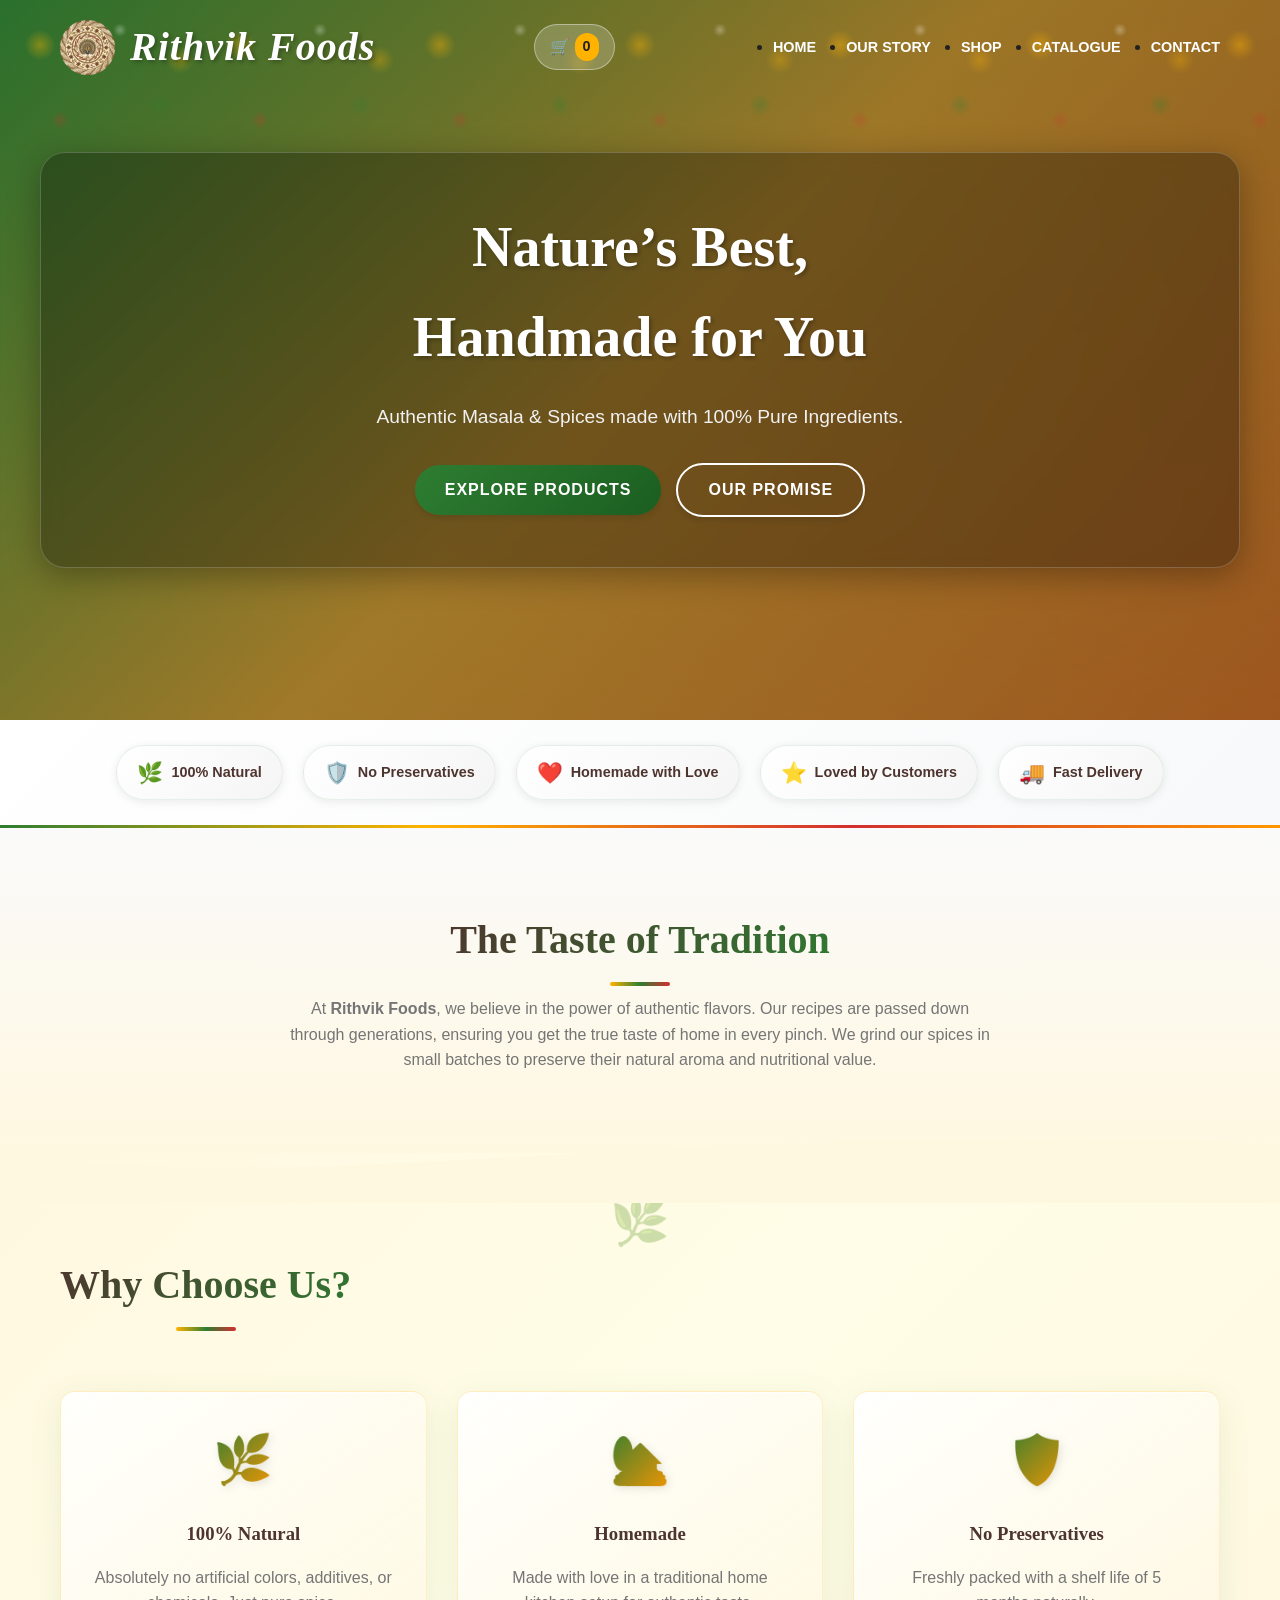
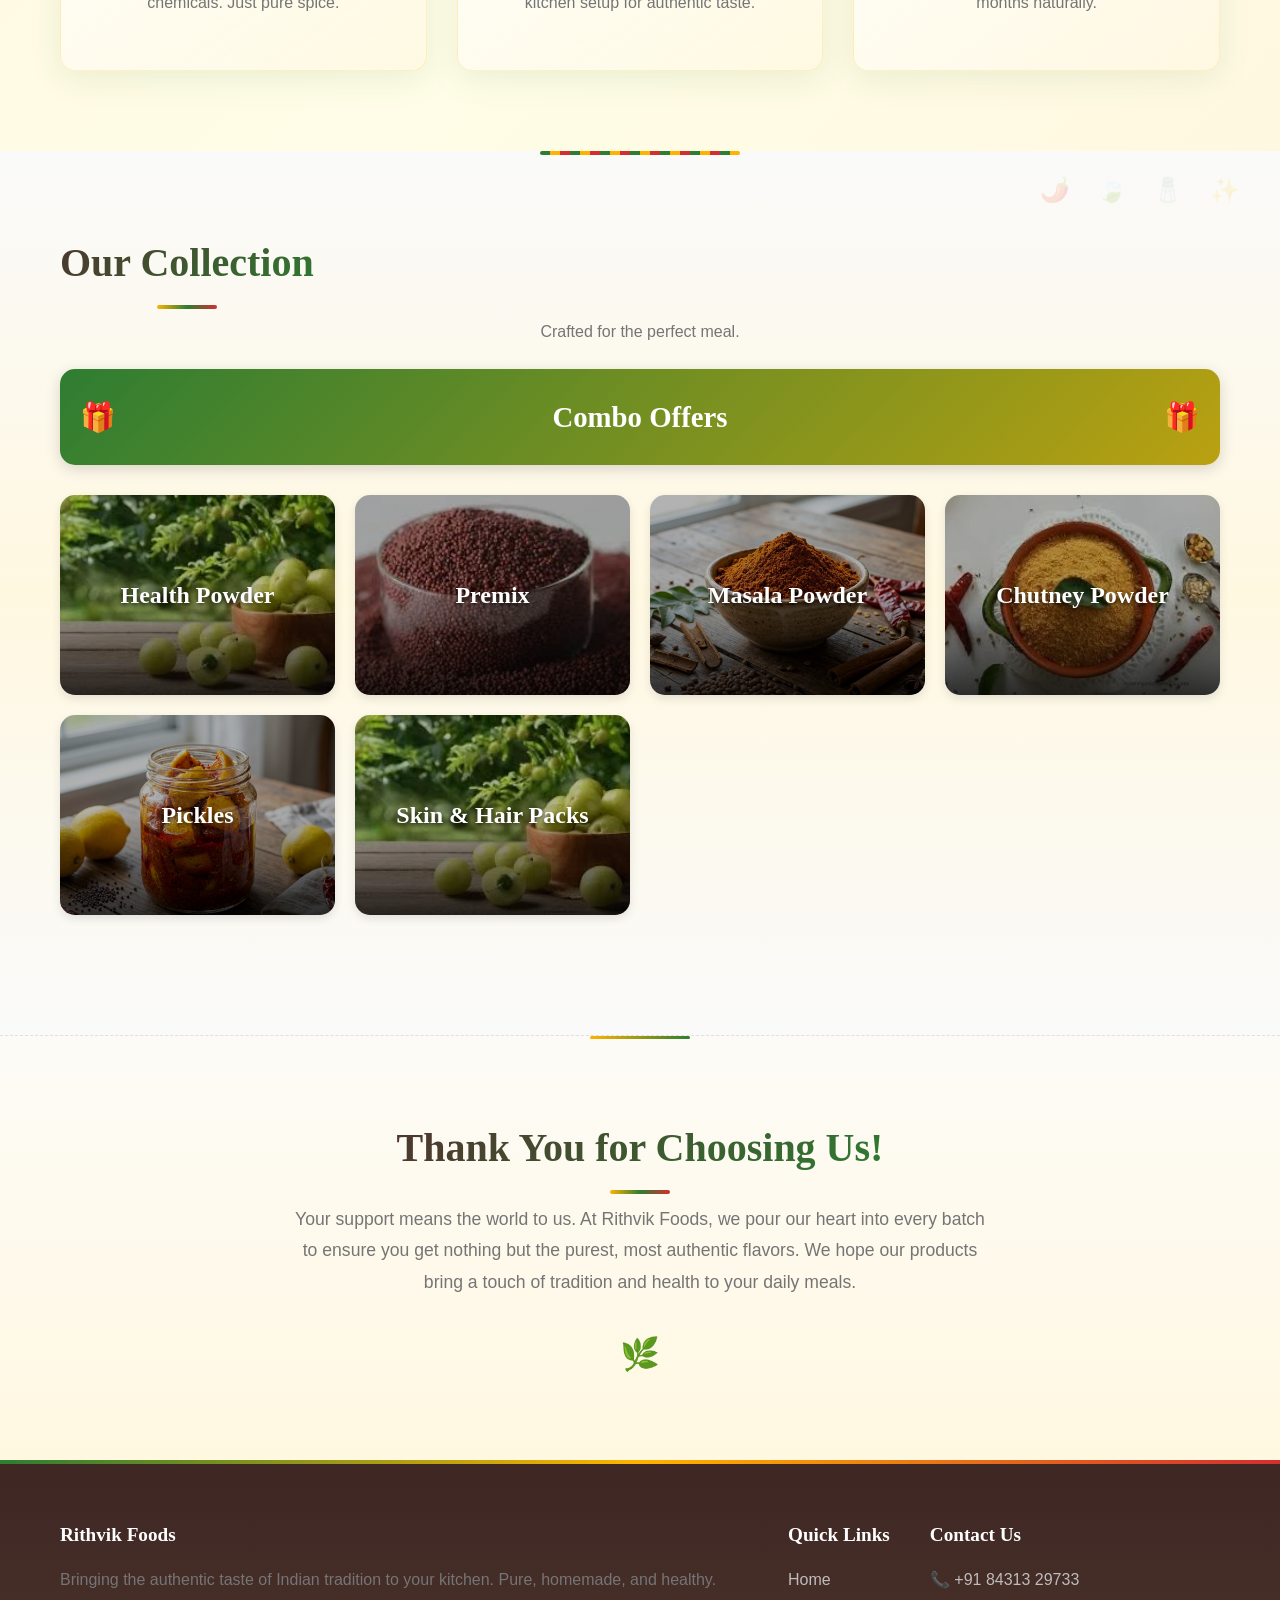
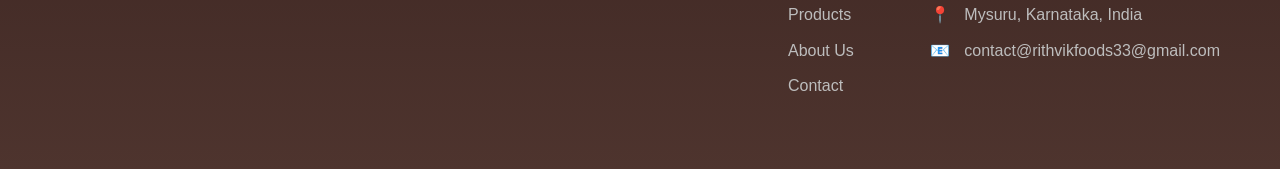
<file: index.html>
<!DOCTYPE html>
<html lang="en">

<head>
    <meta charset="UTF-8">
    <meta name="viewport" content="width=device-width, initial-scale=1.0">
    <title>Rithvik Foods | Pure, Authentic, Homemade</title>
    <meta name="description"
        content="Authentic homemade Indian masala powders and spices. 100% Pure, No Artificial Colors or Preservatives.">
    <!-- Security Headers -->
    <meta http-equiv="Content-Security-Policy" content="default-src 'self' data: https: 'unsafe-inline' 'unsafe-eval';">
    <meta http-equiv="X-Content-Type-Options" content="nosniff">
    <meta http-equiv="X-Frame-Options" content="DENY">
    <meta name="referrer" content="strict-origin-when-cross-origin">
    <link rel="stylesheet" href="main.css">
    <noscript>
        <style>
            /* CRITICAL FIX: Ensure content is visible immediately if JS fails */
            .animate-on-scroll {
                opacity: 1 !important;
                transform: none !important;
                visibility: visible !important;
            }
        </style>
    </noscript>
    <!-- Google Fonts -->
    <link rel="preconnect" href="https://fonts.googleapis.com">
    <link rel="preconnect" href="https://fonts.gstatic.com" crossorigin>
    <link
        href="https://fonts.googleapis.com/css2?family=Oswald:wght@400;500;700&family=Lato:wght@300;400;700&family=Playfair+Display:wght@400;700&display=swap"
        rel="stylesheet">
</head>

<body>

    <!-- Navigation -->
    <nav class="navbar">
        <div class="container nav-container">
            <a href="#" class="nav-logo">
                <img src="logo_v3.webp" alt="Rithvik Foods">
                <span>Rithvik Foods</span>
            </a>
            <div class="nav-actions">
                <a href="#" onclick="openCart(); return false;" class="header-cart-btn" id="headerCartBtn">
                    🛒 <span id="cart-count" class="cart-count">0</span>
                </a>
                <div class="menu-toggle" onclick="toggleMenu()">☰</div>
            </div>
            <ul class="nav-links">
                <li><a href="#home" class="nav-link">Home</a></li>
                <li><a href="#about" class="nav-link">Our Story</a></li>
                <li><a href="#products" class="nav-link">Shop</a></li>
                <li><a href="catalogue.html" class="nav-link">Catalogue</a></li>
                <li><a href="#contact" class="nav-link">Contact</a></li>
                
            </ul>
        </div>
    </nav>

    <!-- Hero Section -->
    <header id="home" class="hero">
        <div class="container hero-content animate-on-scroll">
            <h1>Nature’s Best, <br>Handmade for You</h1>
            <p class="hero-tagline">Authentic Masala & Spices made with 100% Pure Ingredients.</p>
            <div class="cta-group">
                <a href="#products" class="btn btn-primary">Explore Products</a>
                <a href="#about" class="btn btn-secondary">Our Promise</a>
            </div>
        </div>
    </header>

    <!-- Trust Badges Strip - Social Proof -->
    <div class="trust-badges">
        <div class="trust-badge">
            <span class="icon">🌿</span>
            <span>100% Natural</span>
        </div>
        <div class="trust-badge">
            <span class="icon">🛡️</span>
            <span>No Preservatives</span>
        </div>
        <div class="trust-badge">
            <span class="icon">❤️</span>
            <span>Homemade with Love</span>
        </div>
        <div class="trust-badge">
            <span class="icon">⭐</span>
            <span>Loved by Customers</span>
        </div>
        <div class="trust-badge">
            <span class="icon">🚚</span>
            <span>Fast Delivery</span>
        </div>
    </div>

    <!-- Story Section -->
    <section id="about" class="story-section text-center">
        <div class="container">
            <h2 class="section-title animate-on-scroll">The Taste of Tradition</h2>
            <p class="animate-on-scroll" style="max-width: 700px; margin: 0 auto;">
                At <strong>Rithvik Foods</strong>, we believe in the power of authentic flavors. Our recipes are passed
                down through generations, ensuring you get the true taste of home in every pinch. We grind our spices in
                small batches to preserve their natural aroma and nutritional value.
            </p>
        </div>
    </section>

    <!-- Benefits Section -->
    <section class="benefits-section">
        <div class="container">
            <h2 class="section-title text-center animate-on-scroll">Why Choose Us?</h2>
            <div class="benefits-grid">
                <div class="benefit-card animate-on-scroll">
                    <span class="benefit-icon">🌿</span>
                    <h3>100% Natural</h3>
                    <p>Absolutely no artificial colors, additives, or chemicals. Just pure spice.</p>
                </div>
                <div class="benefit-card animate-on-scroll">
                    <span class="benefit-icon">🏡</span>
                    <h3>Homemade</h3>
                    <p>Made with love in a traditional home kitchen setup for authentic taste.</p>
                </div>
                <div class="benefit-card animate-on-scroll">
                    <span class="benefit-icon">🛡️</span>
                    <h3>No Preservatives</h3>
                    <p>Freshly packed with a shelf life of 5 months naturally.</p>
                </div>
            </div>
        </div>
    </section>

    <!-- Products Section -->
    <section id="products" class="products-section">
        <div class="container">
            <h2 class="section-title text-center animate-on-scroll">Our Collection</h2>
            <p class="text-center animate-on-scroll">Crafted for the perfect meal.</p>

            <!-- Combo Banner -->
            <div class="combo-banner" onclick="showCategory('combo')">
                Combo Offers
            </div>

            <!-- Category Navigation Grid -->
            <div class="category-grid">
                <div class="category-card" onclick="showCategory('health')">
                    <img src="cat_health.webp" alt="Health Powder" loading="lazy">
                    <h3>Health Powder</h3>
                </div>
                <div class="category-card" onclick="showCategory('premix')">
                    <img src="cat_premix.webp" alt="Premix" loading="lazy">
                    <h3>Premix</h3>
                </div>
                <div class="category-card" onclick="showCategory('masala')">
                    <img src="bisi_bele.webp" alt="Masala Powder" loading="lazy">
                    <h3>Masala Powder</h3>
                </div>
                <div class="category-card" onclick="showCategory('chutney')">
                    <img src="cat_chutney.webp" alt="Chutney Powder" loading="lazy">
                    <h3>Chutney Powder</h3>
                </div>
                <div class="category-card" onclick="showCategory('pickle')">
                    <img src="lemon_pickle.png" alt="Pickles" loading="lazy">
                    <h3>Pickles</h3>
                </div>
                <div class="category-card" onclick="showCategory('skincare')">
                    <img src="cat_health.webp" alt="Skin & Hair Packs" loading="lazy">
                    <h3>Skin & Hair Packs</h3>
                </div>
            </div>

            <div class="product-grid">

                <!-- 0. Combo Section -->
                <div id="cat-combo" class="product-section">
                    <h3 class="product-category-title">Combo Packs</h3>

                    <!-- Ragi + Huchellu Combo -->
                    <div class="product-card animate-on-scroll">
                        <img src="combo_ragi_huch_v2.png" alt="Ragi & Huchellu Combo" class="product-img"
                            loading="lazy">
                        <div class="product-info">
                            <div>
                                <span class="badge-natural" style="background-color: #FFEB3B; color: #E65100;">Super
                                    Saver</span>
                                <h3 class="product-title">Ragi Dosa Premix (250 gms) + Huchellu Chutney (50 gms)</h3>
                                <p>Authentic Millet Dosa & Chutney Combo</p>
                            </div>
                            <div style="margin-bottom: 10px;">
                                <span style="font-size: 1.1rem; font-weight: 700; color: #2E7D32;">₹99</span> <span
                                    style="font-size: 0.9rem; color: #757575; text-decoration: line-through;">₹115</span>
                                <br><span class="shipping-text">+ shipping charges</span>
                            </div>
                            <div class="quantity-wrapper">
                                <button class="qty-btn" onclick="adjustQty('combo1', -1)">-</button>
                                <span id="qty-combo1" class="qty-display">1</span>
                                <button class="qty-btn" onclick="adjustQty('combo1', 1)">+</button>
                            </div>
                            <button onclick="addToCart('Breakfast Combo (Ragi 250g + Huch 50g)', 99, 'qty-combo1')"
                                class="btn btn-whatsapp" style="width: 100%; border: none;">Add to Cart</button>
                        </div>
                    </div>

                    <!-- Ragi + Chutney Powder (Red) Combo -->
                    <div class="product-card animate-on-scroll">
                        <img src="combo_ragi_chutney.png" alt="Ragi & Chutney Powder Combo" class="product-img"
                            loading="lazy">
                        <div class="product-info">
                            <div>
                                <span class="badge-natural" style="background-color: #FFEB3B; color: #E65100;">Super
                                    Saver</span>
                                <h3 class="product-title">Ragi Dosa Premix (250 gms) + Chutney Powder (50 gms)</h3>
                                <p>Authentic Millet Dosa & Spicy Chutney Combo</p>
                            </div>
                            <div style="margin-bottom: 10px;">
                                <span style="font-size: 1.1rem; font-weight: 700; color: #2E7D32;">₹99</span> <span
                                    style="font-size: 0.9rem; color: #757575; text-decoration: line-through;">₹115</span>
                                <br><span class="shipping-text">+ shipping charges</span>
                            </div>
                            <div class="quantity-wrapper">
                                <button class="qty-btn" onclick="adjustQty('combo2', -1)">-</button>
                                <span id="qty-combo2" class="qty-display">1</span>
                                <button class="qty-btn" onclick="adjustQty('combo2', 1)">+</button>
                            </div>
                            <button onclick="addToCart('Breakfast Combo (Ragi 250g + Chutney 50g)', 99, 'qty-combo2')"
                                class="btn btn-whatsapp" style="width: 100%; border: none;">Add to Cart</button>
                        </div>
                    </div>
                </div>


                <!-- 1. Health Powder Section -->
                <div id="cat-health" class="product-section">
                    <h3 class="product-category-title">Health Powder</h3>

                    <!-- Amla Powder -->
                    <div class="product-card animate-on-scroll">
                        <img src="amla_juice.webp" alt="Amla Juice Powder" class="product-img" loading="lazy">
                        <div class="product-info">
                            <div>
                                <span class="badge-natural">Healthy</span>
                                <h3 class="product-title">Amla Juice Powder</h3>
                                <p>Immunity booster rich in Vitamin C and antioxidants.</p>
                            </div>
                            <div style="margin-bottom: 10px;">
                                <span style="font-size: 1.1rem; font-weight: 700; color: #2E7D32;">₹159</span> <span
                                    style="font-size: 0.9rem; color: #757575;">(100gm)</span>
                                <br><span class="shipping-text">+ shipping charges</span>
                            </div>
                            <div class="quantity-wrapper">
                                <button class="qty-btn" onclick="adjustQty('amla', -1)">-</button>
                                <span id="qty-amla" class="qty-display">1</span>
                                <button class="qty-btn" onclick="adjustQty('amla', 1)">+</button>
                            </div>
                            <button onclick="addToCart('Amla Juice Powder', 159, 'qty-amla')" class="btn btn-whatsapp"
                                style="width: 100%; border: none;">Add to Cart</button>
                        </div>
                    </div>

                    <!-- ABC Malt Powder -->
                    <div class="product-card animate-on-scroll">
                        <img src="abc_malt.webp" alt="ABC Malt Powder" class="product-img" loading="lazy">
                        <div class="product-info">
                            <div>
                                <span class="badge-natural">Nutritious</span>
                                <h3 class="product-title">ABC Malt Powder</h3>
                                <p>Apple Beetroot Carrot natural health mix.</p>
                            </div>
                            <div style="margin-bottom: 10px;">
                                <span style="font-size: 1.1rem; font-weight: 700; color: #2E7D32;">₹249</span> <span
                                    style="font-size: 0.9rem; color: #757575;">(100g)</span>
                                <br><span class="shipping-text">+ shipping charges</span>
                            </div>
                            <div class="quantity-wrapper">
                                <button class="qty-btn" onclick="adjustQty('abcmalt', -1)">-</button>
                                <span id="qty-abcmalt" class="qty-display">1</span>
                                <button class="qty-btn" onclick="adjustQty('abcmalt', 1)">+</button>
                            </div>
                            <button onclick="addToCart('ABC Malt Powder (100g)', 249, 'qty-abcmalt')"
                                class="btn btn-whatsapp" style="width: 100%; border: none;">Add to Cart</button>
                        </div>
                    </div>

                    <!-- Black Rice Weight Loss Powder -->
                    <div class="product-card animate-on-scroll">
                        <img src="black_rice_powder.png" alt="Black Rice Weight Loss Powder" class="product-img"
                            loading="lazy">
                        <div class="product-info">
                            <div>
                                <span class="badge-natural">Weight Loss</span>
                                <h3 class="product-title">Black Rice Weight Loss Powder</h3>
                                <p>Nutrient-rich black rice powder for healthy weight management.</p>
                            </div>
                            <div style="margin-bottom: 10px;">
                                <span style="font-size: 1.1rem; font-weight: 700; color: #2E7D32;">₹149</span> <span
                                    style="font-size: 0.9rem; color: #757575;">(100g)</span>
                                <br><span class="shipping-text">+ shipping charges</span>
                            </div>
                            <div class="quantity-wrapper">
                                <button class="qty-btn" onclick="adjustQty('blackrice', -1)">-</button>
                                <span id="qty-blackrice" class="qty-display">1</span>
                                <button class="qty-btn" onclick="adjustQty('blackrice', 1)">+</button>
                            </div>
                            <button onclick="addToCart('Black Rice Weight Loss Powder (100g)', 149, 'qty-blackrice')"
                                class="btn btn-whatsapp" style="width: 100%; border: none;">Add to Cart</button>
                        </div>
                    </div>

                    <!-- Multigrain Atta -->
                    <div class="product-card animate-on-scroll">
                        <img src="multigrain_atta.webp" alt="Multigrain Atta" class="product-img" loading="lazy">
                        <div class="product-info">
                            <div>
                                <span class="badge-natural">Nutritious</span>
                                <h3 class="product-title">Multigrain Atta</h3>
                                <p>Nutritious flour blend for soft and wholesome everyday rotis.</p>
                            </div>
                            <div style="margin-bottom: 10px;">
                                <span style="font-size: 1.1rem; font-weight: 700; color: #2E7D32;">₹199</span> <span
                                    style="font-size: 0.9rem; color: #757575;">(1kg)</span>
                                <br><span class="shipping-text">+ shipping charges</span>
                            </div>
                            <div class="quantity-wrapper">
                                <button class="qty-btn" onclick="adjustQty('atta', -1)">-</button>
                                <span id="qty-atta" class="qty-display">1</span>
                                <button class="qty-btn" onclick="adjustQty('atta', 1)">+</button>
                            </div>
                            <button onclick="addToCart('Multigrain Atta (1kg)', 199, 'qty-atta')"
                                class="btn btn-whatsapp" style="width: 100%; border: none;">Add to Cart</button>
                        </div>
                    </div>

                    <!-- Siridhanya Mix -->
                    <div class="product-card animate-on-scroll">
                        <img src="siridhanya_mix.webp" alt="Siridhanya Mix" class="product-img" loading="lazy">
                        <div class="product-info">
                            <div>
                                <span class="badge-natural">Healthy</span>
                                <h3 class="product-title">Siridhanya Mix</h3>
                                <p>Healthy millet-based mix for balanced daily nutrition.</p>
                            </div>
                            <div style="margin-bottom: 10px;">
                                <span style="font-size: 1.1rem; font-weight: 700; color: #2E7D32;">₹149</span> <span
                                    style="font-size: 0.9rem; color: #757575;">(500g)</span>
                                <br><span class="shipping-text">+ shipping charges</span>
                            </div>
                            <div class="quantity-wrapper">
                                <button class="qty-btn" onclick="adjustQty('siridhanya', -1)">-</button>
                                <span id="qty-siridhanya" class="qty-display">1</span>
                                <button class="qty-btn" onclick="adjustQty('siridhanya', 1)">+</button>
                            </div>
                            <button onclick="addToCart('Siridhanya Mix (500g)', 149, 'qty-siridhanya')"
                                class="btn btn-whatsapp" style="width: 100%; border: none;">Add to Cart</button>
                        </div>
                    </div>

                    <!-- Ragi Choco Mix -->
                    <div class="product-card animate-on-scroll">
                        <img src="ragi_choco_mix.webp" alt="Ragi Choco Mix" class="product-img" loading="lazy">
                        <div class="product-info">
                            <div>
                                <span class="badge-natural">Kids Favorite</span>
                                <h3 class="product-title">Ragi Choco Mix</h3>
                                <p>Ragi and chocolate health drink mix for kids and adults.</p>
                            </div>
                            <div style="margin-bottom: 10px;">
                                <span style="font-size: 1.1rem; font-weight: 700; color: #2E7D32;">₹199</span> <span
                                    style="font-size: 0.9rem; color: #757575;">(250g)</span>
                                <br><span class="shipping-text">+ shipping charges</span>
                            </div>
                            <div class="quantity-wrapper">
                                <button class="qty-btn" onclick="adjustQty('ragichoco', -1)">-</button>
                                <span id="qty-ragichoco" class="qty-display">1</span>
                                <button class="qty-btn" onclick="adjustQty('ragichoco', 1)">+</button>
                            </div>
                            <button onclick="addToCart('Ragi Choco Mix (250g)', 199, 'qty-ragichoco')"
                                class="btn btn-whatsapp" style="width: 100%; border: none;">Add to Cart</button>
                        </div>
                    </div>

                    <!-- Jave Godhi Flour -->
                    <div class="product-card animate-on-scroll">
                        <img src="jave_godhi_flour.webp" alt="Jave Godhi Flour" class="product-img" loading="lazy">
                        <div class="product-info">
                            <div>
                                <span class="badge-natural">Wholesome</span>
                                <h3 class="product-title">Jave Godhi Flour</h3>
                                <p>Wholesome flour for regular home cooking.</p>
                            </div>
                            <div style="margin-bottom: 10px;">
                                <span style="font-size: 1.1rem; font-weight: 700; color: #2E7D32;">₹149</span> <span
                                    style="font-size: 0.9rem; color: #757575;">(500g)</span>
                                <br><span class="shipping-text">+ shipping charges</span>
                            </div>
                            <div class="quantity-wrapper">
                                <button class="qty-btn" onclick="adjustQty('javegodhi', -1)">-</button>
                                <span id="qty-javegodhi" class="qty-display">1</span>
                                <button class="qty-btn" onclick="adjustQty('javegodhi', 1)">+</button>
                            </div>
                            <button onclick="addToCart('Jave Godhi Flour (500g)', 149, 'qty-javegodhi')"
                                class="btn btn-whatsapp" style="width: 100%; border: none;">Add to Cart</button>
                        </div>
                    </div>
                </div>


                <!-- 2. Premix Section -->
                <div id="cat-premix" class="product-section">
                    <h3 class="product-category-title">Premix</h3>

                    <!-- Ragi Dosa Premix -->
                    <div class="product-card animate-on-scroll">
                        <img src="ragi_premix.webp" alt="Ragi Dosa Premix" class="product-img" loading="lazy">
                        <div class="product-info">
                            <div>
                                <span class="badge-natural">Instant</span>
                                <h3 class="product-title">Ragi Dosa & Idli Premix</h3>
                                <p>Healthy millet breakfast ready in minutes.</p>
                            </div>
                            <div style="margin-bottom: 10px;">
                                <span style="font-size: 1.1rem; font-weight: 700; color: #2E7D32;">₹75</span> <span
                                    style="font-size: 0.9rem; color: #757575;">(250gm)</span>
                                <br><span class="shipping-text">+ shipping charges</span>
                            </div>
                            <div class="quantity-wrapper">
                                <button class="qty-btn" onclick="adjustQty('ragi', -1)">-</button>
                                <span id="qty-ragi" class="qty-display">1</span>
                                <button class="qty-btn" onclick="adjustQty('ragi', 1)">+</button>
                            </div>
                            <button onclick="addToCart('Ragi Dosa & Idli Premix', 75, 'qty-ragi')"
                                class="btn btn-whatsapp" style="width: 100%; border: none;">Add to Cart</button>
                        </div>
                    </div>

                    <!-- Rava Idli Premix -->
                    <div class="product-card animate-on-scroll">
                        <img src="rava_idli.webp" alt="Rava Idli Premix" class="product-img" loading="lazy">
                        <div class="product-info">
                            <div>
                                <span class="badge-natural">Tasty</span>
                                <h3 class="product-title">Rava Idli Premix</h3>
                                <p>Instant mix for fluffy and soft Rava Idlis.</p>
                            </div>
                            <div style="margin-bottom: 10px;">
                                <span style="font-size: 1.1rem; font-weight: 700; color: #2E7D32;">₹59</span> <span
                                    style="font-size: 0.9rem; color: #757575;">(250gm)</span>
                                <br><span class="shipping-text">+ shipping charges</span>
                            </div>
                            <div class="quantity-wrapper">
                                <button class="qty-btn" onclick="adjustQty('rava', -1)">-</button>
                                <span id="qty-rava" class="qty-display">1</span>
                                <button class="qty-btn" onclick="adjustQty('rava', 1)">+</button>
                            </div>
                            <button onclick="addToCart('Rava Idli Premix', 59, 'qty-rava')" class="btn btn-whatsapp"
                                style="width: 100%; border: none;">Add to Cart</button>
                        </div>
                    </div>
                </div>


                <!-- 3. Masala Powder Section -->
                <div id="cat-masala" class="product-section">
                    <h3 class="product-category-title">Masala Powder</h3>

                    <!-- Vangi Bath Powder -->
                    <div class="product-card animate-on-scroll">
                        <img src="vangi_bath.webp" alt="Vangi Bath Powder" class="product-img" loading="lazy">
                        <div class="product-info">
                            <div>
                                <span class="badge-natural">Best Seller</span>
                                <h3 class="product-title">Vangi Bath Powder</h3>
                                <p>Authentic blend for the perfect brinjal rice dish.</p>
                            </div>
                            <div style="margin-bottom: 10px;">
                                <span style="font-size: 1.1rem; font-weight: 700; color: #2E7D32;">₹69</span> <span
                                    style="font-size: 0.9rem; color: #757575;">(100gm)</span>
                                <br><span class="shipping-text">+ shipping charges</span>
                            </div>
                            <div class="quantity-wrapper">
                                <button class="qty-btn" onclick="adjustQty('vangi', -1)">-</button>
                                <span id="qty-vangi" class="qty-display">1</span>
                                <button class="qty-btn" onclick="adjustQty('vangi', 1)">+</button>
                            </div>
                            <button onclick="addToCart('Vangi Bath Powder', 69, 'qty-vangi')" class="btn btn-whatsapp"
                                style="width: 100%; border: none;">Add to Cart</button>
                        </div>
                    </div>

                    <!-- Bisi Bele Bath Powder -->
                    <div class="product-card animate-on-scroll">
                        <img src="bisi_bele.webp" alt="Bisi Bele Bath Powder" class="product-img" loading="lazy">
                        <div class="product-info">
                            <div>
                                <span class="badge-natural">Premium</span>
                                <h3 class="product-title">Bisi Bele Bath Powder</h3>
                                <p>Aromatic spices for the classic lentil-rice delicacy.</p>
                            </div>
                            <div style="margin-bottom: 10px;">
                                <span style="font-size: 1.1rem; font-weight: 700; color: #2E7D32;">₹69</span> <span
                                    style="font-size: 0.9rem; color: #757575;">(100gm)</span>
                                <br><span class="shipping-text">+ shipping charges</span>
                            </div>
                            <div class="quantity-wrapper">
                                <button class="qty-btn" onclick="adjustQty('bibi', -1)">-</button>
                                <span id="qty-bibi" class="qty-display">1</span>
                                <button class="qty-btn" onclick="adjustQty('bibi', 1)">+</button>
                            </div>
                            <button onclick="addToCart('Bisi Bele Bath Powder', 69, 'qty-bibi')"
                                class="btn btn-whatsapp" style="width: 100%; border: none;">Add to Cart</button>
                        </div>
                    </div>

                    <!-- Puliyogare Powder -->
                    <div class="product-card animate-on-scroll">
                        <img src="puliyogare.webp" alt="Puliyogare Powder" class="product-img" loading="lazy">
                        <div class="product-info">
                            <div>
                                <span class="badge-natural">Tangy</span>
                                <h3 class="product-title">Puliyogare Powder</h3>
                                <p>Traditional tamarind rice mix with authentic spices.</p>
                            </div>
                            <div style="margin-bottom: 10px;">
                                <span style="font-size: 1.1rem; font-weight: 700; color: #2E7D32;">₹69</span> <span
                                    style="font-size: 0.9rem; color: #757575;">(100gm)</span>
                                <br><span class="shipping-text">+ shipping charges</span>
                            </div>
                            <div class="quantity-wrapper">
                                <button class="qty-btn" onclick="adjustQty('puli', -1)">-</button>
                                <span id="qty-puli" class="qty-display">1</span>
                                <button class="qty-btn" onclick="adjustQty('puli', 1)">+</button>
                            </div>
                            <button onclick="addToCart('Puliyogare Powder', 69, 'qty-puli')" class="btn btn-whatsapp"
                                style="width: 100%; border: none;">Add to Cart</button>
                        </div>
                    </div>

                    <!-- Gojjavalakki Premix -->
                    <div class="product-card animate-on-scroll">
                        <img src="gojjavalakki_premix.webp" alt="Gojjavalakki Premix" class="product-img" loading="lazy">
                        <div class="product-info">
                            <div>
                                <span class="badge-natural">Instant</span>
                                <h3 class="product-title">Gojjavalakki Premix</h3>
                                <p>Instant tangy and spicy avalakki mix for a quick traditional meal.</p>
                            </div>
                            <div style="margin-bottom: 10px;">
                                <span style="font-size: 1.1rem; font-weight: 700; color: #2E7D32;">₹99</span> <span
                                    style="font-size: 0.9rem; color: #757575;">(250gm)</span>
                                <br><span class="shipping-text">+ shipping charges</span>
                            </div>
                            <div class="quantity-wrapper">
                                <button class="qty-btn" onclick="adjustQty('gojjavalakki', -1)">-</button>
                                <span id="qty-gojjavalakki" class="qty-display">1</span>
                                <button class="qty-btn" onclick="adjustQty('gojjavalakki', 1)">+</button>
                            </div>
                            <button onclick="addToCart('Gojjavalakki Premix (250g)', 99, 'qty-gojjavalakki')"
                                class="btn btn-whatsapp" style="width: 100%; border: none;">Add to Cart</button>
                        </div>
                    </div>

                    <!-- Avalakki Gojju -->
                    <div class="product-card animate-on-scroll">
                        <img src="avalakki_gojju.webp" alt="Avalakki Gojju" class="product-img" loading="lazy">
                        <div class="product-info">
                            <div>
                                <span class="badge-natural">Traditional</span>
                                <h3 class="product-title">Avalakki Gojju</h3>
                                <p>Authentic spice blend for delicious Avalakki / Poha.</p>
                            </div>
                            <div style="margin-bottom: 10px;">
                                <span style="font-size: 1.1rem; font-weight: 700; color: #2E7D32;">₹149</span> <span
                                    style="font-size: 0.9rem; color: #757575;">(100gm)</span>
                                <br><span class="shipping-text">+ shipping charges</span>
                            </div>
                            <div class="quantity-wrapper">
                                <button class="qty-btn" onclick="adjustQty('avalakki', -1)">-</button>
                                <span id="qty-avalakki" class="qty-display">1</span>
                                <button class="qty-btn" onclick="adjustQty('avalakki', 1)">+</button>
                            </div>
                            <button onclick="addToCart('Avalakki Gojju', 149, 'qty-avalakki')" class="btn btn-whatsapp"
                                style="width: 100%; border: none;">Add to Cart</button>
                        </div>
                    </div>
                </div>


                <!-- 4. Chutney Powder Section -->
                <div id="cat-chutney" class="product-section">
                    <h3 class="product-category-title">Chutney Powder</h3>

                    <!-- Kadlebele Chutney -->
                    <div class="product-card animate-on-scroll">
                        <img src="kadlebele.webp" alt="Kadlebele Chutney Powder" class="product-img" loading="lazy">
                        <div class="product-info">
                            <div>
                                <span class="badge-natural">Spicy</span>
                                <h3 class="product-title">Kadlebele Chutney Powder</h3>
                                <p>Flavorful Channadaal spice mix for rice and dosa.</p>
                            </div>
                            <div style="margin-bottom: 10px;">
                                <span style="font-size: 1.1rem; font-weight: 700; color: #2E7D32;">₹69</span> <span
                                    style="font-size: 0.9rem; color: #757575;">(100gm)</span>
                                <br><span class="shipping-text">+ shipping charges</span>
                            </div>
                            <div class="quantity-wrapper">
                                <button class="qty-btn" onclick="adjustQty('kadle', -1)">-</button>
                                <span id="qty-kadle" class="qty-display">1</span>
                                <button class="qty-btn" onclick="adjustQty('kadle', 1)">+</button>
                            </div>
                            <button onclick="addToCart('Kadlebele Chutney Powder', 69, 'qty-kadle')"
                                class="btn btn-whatsapp" style="width: 100%; border: none;">Add to Cart</button>
                        </div>
                    </div>

                    <!-- Huchellu Chutney -->
                    <div class="product-card animate-on-scroll">
                        <img src="huchellu.webp" alt="Huchellu Chutney Powder" class="product-img" loading="lazy">
                        <div class="product-info">
                            <div>
                                <span class="badge-natural">Traditional</span>
                                <h3 class="product-title">Huchellu Chutney Powder (Niger Seeds)</h3>
                                <p>Rustic and aromatic powder made from Niger seeds.</p>
                            </div>
                            <div style="margin-bottom: 10px;">
                                <span style="font-size: 1.1rem; font-weight: 700; color: #2E7D32;">₹69</span> <span
                                    style="font-size: 0.9rem; color: #757575;">(100gm)</span>
                                <br><span class="shipping-text">+ shipping charges</span>
                            </div>
                            <div class="quantity-wrapper">
                                <button class="qty-btn" onclick="adjustQty('huch', -1)">-</button>
                                <span id="qty-huch" class="qty-display">1</span>
                                <button class="qty-btn" onclick="adjustQty('huch', 1)">+</button>
                            </div>
                            <button onclick="addToCart('Huchellu Chutney Powder', 69, 'qty-huch')"
                                class="btn btn-whatsapp" style="width: 100%; border: none;">Add to Cart</button>
                        </div>
                    </div>

                    <!-- Karibevu Chutney -->
                    <div class="product-card animate-on-scroll">
                        <img src="karibevu.webp" alt="Karibevu Chutney Powder" class="product-img" loading="lazy">
                        <div class="product-info">
                            <div>
                                <span class="badge-natural">Aromatic</span>
                                <h3 class="product-title">Karibevu Chutney Powder (Curry Leaves)</h3>
                                <p>Healthy curry leaves spice blend.</p>
                            </div>
                            <div style="margin-bottom: 10px;">
                                <span style="font-size: 1.1rem; font-weight: 700; color: #2E7D32;">₹69</span> <span
                                    style="font-size: 0.9rem; color: #757575;">(100gm)</span>
                                <br><span class="shipping-text">+ shipping charges</span>
                            </div>
                            <div class="quantity-wrapper">
                                <button class="qty-btn" onclick="adjustQty('kari', -1)">-</button>
                                <span id="qty-kari" class="qty-display">1</span>
                                <button class="qty-btn" onclick="adjustQty('kari', 1)">+</button>
                            </div>
                            <button onclick="addToCart('Karibevu Chutney Powder', 69, 'qty-kari')"
                                class="btn btn-whatsapp" style="width: 100%; border: none;">Add to Cart</button>
                        </div>
                    </div>

                    <!-- Moringa Chutney -->
                    <div class="product-card animate-on-scroll">
                        <img src="moringa.webp" alt="Moringa Chutney Powder" class="product-img" loading="lazy">
                        <div class="product-info">
                            <div>
                                <span class="badge-natural">Superfood</span>
                                <h3 class="product-title">Moringa Chutney Powder</h3>
                                <p>Nutrient-rich drumstick leaves spice powder.</p>
                            </div>
                            <div style="margin-bottom: 10px;">
                                <span style="font-size: 1.1rem; font-weight: 700; color: #2E7D32;">₹69</span> <span
                                    style="font-size: 0.9rem; color: #757575;">(100gm)</span>
                                <br><span class="shipping-text">+ shipping charges</span>
                            </div>
                            <div class="quantity-wrapper">
                                <button class="qty-btn" onclick="adjustQty('mori', -1)">-</button>
                                <span id="qty-mori" class="qty-display">1</span>
                                <button class="qty-btn" onclick="adjustQty('mori', 1)">+</button>
                            </div>
                            <button onclick="addToCart('Moringa Chutney Powder', 69, 'qty-mori')"
                                class="btn btn-whatsapp" style="width: 100%; border: none;">Add to Cart</button>
                        </div>
                    </div>

                    <!-- Shenga Chutney Powder -->
                    <div class="product-card animate-on-scroll">
                        <img src="shenga_chutney.webp" alt="Shenga Chutney Powder" class="product-img" loading="lazy">
                        <div class="product-info">
                            <div>
                                <span class="badge-natural">Tasty</span>
                                <h3 class="product-title">Shenga Chutney Powder</h3>
                                <p>Flavorful peanut chutney powder that pairs well with idli, dosa, and rice.</p>
                            </div>
                            <div style="margin-bottom: 10px;">
                                <span style="font-size: 1.1rem; font-weight: 700; color: #2E7D32;">₹99</span> <span
                                    style="font-size: 0.9rem; color: #757575;">(150g)</span>
                                <br><span class="shipping-text">+ shipping charges</span>
                            </div>
                            <div class="quantity-wrapper">
                                <button class="qty-btn" onclick="adjustQty('shenga', -1)">-</button>
                                <span id="qty-shenga" class="qty-display">1</span>
                                <button class="qty-btn" onclick="adjustQty('shenga', 1)">+</button>
                            </div>
                            <button onclick="addToCart('Shenga Chutney Powder (150g)', 99, 'qty-shenga')"
                                class="btn btn-whatsapp" style="width: 100%; border: none;">Add to Cart</button>
                        </div>
                    </div>
                </div>

                <!-- 5. Pickles Section -->
                <div id="cat-pickle" class="product-section">
                    <h3 class="product-category-title">Pickles</h3>

                    <!-- Lemon Pickle -->
                    <div class="product-card animate-on-scroll">
                        <img src="lemon_pickle.png" alt="Lemon Pickle" class="product-img" loading="lazy">
                        <div class="product-info">
                            <div>
                                <span class="badge-natural">Tangy</span>
                                <h3 class="product-title">Lemon Pickle</h3>
                                <p>Traditional tangy lemon pickle made with authentic spices.</p>
                            </div>
                            <div style="margin-bottom: 10px;">
                                <span style="font-size: 1.1rem; font-weight: 700; color: #2E7D32;">₹99</span> <span
                                    style="font-size: 0.9rem; color: #757575;">(250gm)</span>
                                <br><span class="shipping-text">+ shipping charges</span>
                            </div>
                            <div class="quantity-wrapper">
                                <button class="qty-btn" onclick="adjustQty('lemon-pickle', -1)">-</button>
                                <span id="qty-lemon-pickle" class="qty-display">1</span>
                                <button class="qty-btn" onclick="adjustQty('lemon-pickle', 1)">+</button>
                            </div>
                            <button onclick="addToCart('Lemon Pickle (250g)', 99, 'qty-lemon-pickle')"
                                class="btn btn-whatsapp" style="width: 100%; border: none;">Add to Cart</button>
                        </div>
                    </div>

                    <!-- Mixed Veg Pickle -->
                    <div class="product-card animate-on-scroll">
                        <img src="mixed_veg_pickle.png" alt="Mixed Veg Pickle" class="product-img" loading="lazy">
                        <div class="product-info">
                            <div>
                                <span class="badge-natural">Spicy</span>
                                <h3 class="product-title">Mixed Veg Pickle</h3>
                                <p>A flavorful mix of carrot, cauliflower, and green beans in spicy masala.</p>
                            </div>
                            <div style="margin-bottom: 10px;">
                                <span style="font-size: 1.1rem; font-weight: 700; color: #2E7D32;">₹99</span> <span
                                    style="font-size: 0.9rem; color: #757575;">(250gm)</span>
                                <br><span class="shipping-text">+ shipping charges</span>
                            </div>
                            <div class="quantity-wrapper">
                                <button class="qty-btn" onclick="adjustQty('mixed-veg-pickle', -1)">-</button>
                                <span id="qty-mixed-veg-pickle" class="qty-display">1</span>
                                <button class="qty-btn" onclick="adjustQty('mixed-veg-pickle', 1)">+</button>
                            </div>
                            <button onclick="addToCart('Mixed Veg Pickle (250g)', 99, 'qty-mixed-veg-pickle')"
                                class="btn btn-whatsapp" style="width: 100%; border: none;">Add to Cart</button>
                        </div>
                    </div>

                    <!-- Hirlekayi Pickle -->
                    <div class="product-card animate-on-scroll">
                        <img src="hirlekayi_pickle.png" alt="Hirlekayi Pickle" class="product-img" loading="lazy">
                        <div class="product-info">
                            <div>
                                <span class="badge-natural">Traditional</span>
                                <h3 class="product-title">Hirlekayi Pickle (Citron)</h3>
                                <p>Authentic Karnataka-style citron pickle with home-ground spices.</p>
                            </div>
                            <div style="margin-bottom: 10px;">
                                <span style="font-size: 1.1rem; font-weight: 700; color: #2E7D32;">₹99</span> <span
                                    style="font-size: 0.9rem; color: #757575;">(250gm)</span>
                                <br><span class="shipping-text">+ shipping charges</span>
                            </div>
                            <div class="quantity-wrapper">
                                <button class="qty-btn" onclick="adjustQty('hirlekayi-pickle', -1)">-</button>
                                <span id="qty-hirlekayi-pickle" class="qty-display">1</span>
                                <button class="qty-btn" onclick="adjustQty('hirlekayi-pickle', 1)">+</button>
                            </div>
                            <button onclick="addToCart('Hirlekayi Pickle (250g)', 99, 'qty-hirlekayi-pickle')"
                                class="btn btn-whatsapp" style="width: 100%; border: none;">Add to Cart</button>
                        </div>
                    </div>
                </div>

                <!-- 6. Skin & Hair Packs Section -->
                <div id="cat-skincare" class="product-section">
                    <h3 class="product-category-title">Skin & Hair Packs</h3>

                    <!-- Skin Whitening Bath Powder -->
                    <div class="product-card animate-on-scroll">
                        <img src="skin_whitening_bath_powder.webp" alt="Skin Whitening Bath Powder" class="product-img" loading="lazy">
                        <div class="product-info">
                            <div>
                                <span class="badge-natural">Traditional</span>
                                <h3 class="product-title">Skin Whitening Bath Powder</h3>
                                <p>Traditional herbal bath powder for natural skin care.</p>
                            </div>
                            <div style="margin-bottom: 10px;">
                                <span style="font-size: 1.1rem; font-weight: 700; color: #2E7D32;">₹199</span> <span
                                    style="font-size: 0.9rem; color: #757575;">(200g)</span>
                                <br><span class="shipping-text">+ shipping charges</span>
                            </div>
                            <div class="quantity-wrapper">
                                <button class="qty-btn" onclick="adjustQty('skinbath', -1)">-</button>
                                <span id="qty-skinbath" class="qty-display">1</span>
                                <button class="qty-btn" onclick="adjustQty('skinbath', 1)">+</button>
                            </div>
                            <button onclick="addToCart('Skin Whitening Bath Powder (200g)', 199, 'qty-skinbath')"
                                class="btn btn-whatsapp" style="width: 100%; border: none;">Add to Cart</button>
                        </div>
                    </div>

                    <!-- Hair Fall Control & Hair Growth Pack -->
                    <div class="product-card animate-on-scroll">
                        <img src="hair_fall_hair_growth_pack.webp" alt="Hair Fall Control & Hair Growth Pack" class="product-img" loading="lazy">
                        <div class="product-info">
                            <div>
                                <span class="badge-natural">Herbal Care</span>
                                <h3 class="product-title">Hair Fall Control & Hair Growth Pack</h3>
                                <p>Herbal care pack designed for routine hair nourishment.</p>
                            </div>
                            <div style="margin-bottom: 10px;">
                                <span style="font-size: 1.1rem; font-weight: 700; color: #2E7D32;">₹199</span> <span
                                    style="font-size: 0.9rem; color: #757575;">(150g)</span>
                                <br><span class="shipping-text">+ shipping charges</span>
                            </div>
                            <div class="quantity-wrapper">
                                <button class="qty-btn" onclick="adjustQty('hairpack', -1)">-</button>
                                <span id="qty-hairpack" class="qty-display">1</span>
                                <button class="qty-btn" onclick="adjustQty('hairpack', 1)">+</button>
                            </div>
                            <button onclick="addToCart('Hair Fall Control & Hair Growth Pack (150g)', 199, 'qty-hairpack')"
                                class="btn btn-whatsapp" style="width: 100%; border: none;">Add to Cart</button>
                        </div>
                    </div>
                </div>
            </div>
        </div>
    </section>

    <!-- Thank You Section -->
    <section class="thank-you-section text-center">
        <div class="container">
            <h2 class="section-title">Thank You for Choosing Us!</h2>
            <p
                style="font-size: 1.1rem; max-width: 700px; margin: 0 auto 30px; color: var(--text-light); line-height: 1.8;">
                Your support means the world to us. At Rithvik Foods, we pour our heart into every batch to ensure you
                get nothing but the purest, most authentic flavors. We hope our products bring a touch of tradition and
                health to your daily meals.
            </p>
            <div>
                <span style="font-size: 2rem; color: var(--primary-color);">🌿</span>
            </div>
        </div>
    </section>

    <!-- Footer -->
    <footer id="contact" class="footer">
        <div class="container">
            <div class="footer-content">
                <div class="footer-column footer-about">
                    <h3>Rithvik Foods</h3>
                    <p>Bringing the authentic taste of Indian tradition to your kitchen. Pure, homemade, and healthy.
                    </p>
                </div>
                <div class="footer-column">
                    <h3>Quick Links</h3>
                    <ul class="footer-links">
                        <li><a href="#home">Home</a></li>
                        <li><a href="#products">Products</a></li>
                        <li><a href="#about">About Us</a></li>
                        <li><a href="#contact">Contact</a></li>
                    </ul>
                </div>
                <div class="footer-column">
                    <h3>Contact Us</h3>
                    <ul class="footer-links">
                        <li>📞 <a href="tel:+918431329733" style="color: inherit;">+91 84313 29733</a></li>
                        <li style="margin-bottom: 10px;">
                            <span style="margin-right: 10px;">📍</span>
                            <a href="https://www.google.com/maps/search/?api=1&query=Mysuru+Karnataka+India"
                                target="_blank">Mysuru, Karnataka, India</a>
                        </li>
                        <li>
                            <span style="margin-right: 10px;">📧</span>
                            <a href="mailto:contact@rithvikfoods33@gmail.com">contact@rithvikfoods33@gmail.com</a>
                        </li>
                    </ul>
                </div>
            </div>
        </div>
    </footer>

    <!-- Cart Modal -->
    <div id="cartModal" class="modal">
        <div class="modal-content">
            <span class="close-btn" onclick="closeCart()">&times;</span>
            <h2 class="section-title" style="font-size: 1.5rem; margin-bottom: 15px;">Your Cart</h2>
            <div id="cartItemsContainer">
                <p>Your cart is empty.</p>
            </div>
            <button onclick="openOrderModal()" class="btn btn-primary" style="width: 100%; margin-top: 10px;">Proceed
                to Checkout</button>
        </div>
    </div>

    <!-- Order Modal (Modified for Cart Checkout via JS) -->
    <div id="orderModal" class="modal">
        <div class="modal-content">
            <span class="close-btn" onclick="closeOrderModal()">&times;</span>
            <h2 class="section-title" style="font-size: 1.8rem; margin-bottom: 20px;">Checkout</h2>

            <!-- Order Summary Section -->
            <div id="checkoutSummary" class="checkout-summary">
                <!-- Populated by JS -->
            </div>

            <form id="orderForm" onsubmit="submitOrder(event)">
                <div class="form-group">
                    <label for="customerName">Full Name</label>
                    <input type="text" id="customerName" required placeholder="Enter your name">
                </div>

                <div class="form-group">
                    <label for="customerPhone">Phone Number</label>
                    <input type="tel" id="customerPhone" required pattern="[6-9][0-9]{9}" maxlength="10" placeholder="10-digit mobile number" title="Please enter a valid 10-digit Indian mobile number starting with 6, 7, 8, or 9">
                </div>

                <div class="form-group">
                    <label for="customerAddress">Delivery Address</label>
                    <textarea id="customerAddress" required placeholder="Full address with pincode"></textarea>
                </div>



                <!-- Payment Method Selection -->
                <div class="form-group">
                    <label>Payment Method</label>
                    <div class="payment-options">
                        <label class="payment-option selected">
                            <input type="radio" name="paymentMethod" value="online" checked>
                            <span class="pay-icon">📱</span>
                            <span>Online Payment (UPI)</span>
                        </label>
                    </div>
                </div>

                <!-- NEW: Inline Online Payment Section -->
                <div id="onlinePaymentSection"
                    style="display: none; margin-bottom: 20px; text-align: center; border: 1px solid #ddd; padding: 15px; border-radius: 10px; background-color: #f9f9f9;">
                    <p style="font-weight: bold; color: var(--primary-color); margin-bottom: 10px;">Scan to Pay</p>

                    <div id="inlineQrContainer"
                        style="background: white; padding: 10px; display: inline-block; border-radius: 8px; margin-bottom: 10px;">
                        <!-- QR Code will be inserted here -->
                    </div>

                    <p id="inlinePayAmount" style="margin-bottom: 10px; font-weight: bold;">Total: ₹0</p>

                    <div class="form-group" style="text-align: left;">
                        <label for="upiRefId" style="font-size: 0.9rem;">UPI Reference ID (Optional)</label>
                        <input type="text" id="upiRefId" placeholder="Enter Reference ID / UTR" style="padding: 8px;">
                        <small style="color: #666; font-size: 0.8rem;">Helps us confirm your payment faster.</small>
                    </div>
                </div>

                <button type="submit" id="submitBtn" class="btn btn-primary" style="width: 100%;">Confirm &
                    Order</button>
            </form>
        </div>
    </div>

    <!-- Elite Design Script - Premium Animations -->
    <script>
        document.addEventListener('DOMContentLoaded', () => {
            // ----- ELITE SCROLL ANIMATIONS -----
            const observerOptions = {
                threshold: 0.1,
                rootMargin: '0px 0px -50px 0px'
            };

            const scrollObserver = new IntersectionObserver((entries) => {
                entries.forEach(entry => {
                    if (entry.isIntersecting) {
                        entry.target.classList.add('visible');
                        entry.target.style.opacity = '1';
                        entry.target.style.transform = 'translateY(0)';
                    }
                });
            }, observerOptions);

            document.querySelectorAll('.animate-on-scroll').forEach(el => {
                scrollObserver.observe(el);
            });

            // ----- STICKY NAVBAR WITH BLUR -----
            const navbar = document.querySelector('.navbar');
            let lastScrollY = 0;

            window.addEventListener('scroll', () => {
                const currentScrollY = window.scrollY;

                if (currentScrollY > 100) {
                    navbar.classList.add('scrolled');
                } else {
                    navbar.classList.remove('scrolled');
                }

                lastScrollY = currentScrollY;
            }, { passive: true });

            // ----- TRUST BADGES HOVER STAGGER -----
            const trustBadges = document.querySelectorAll('.trust-badge');
            trustBadges.forEach((badge, index) => {
                badge.style.animationDelay = `${index * 0.1}s`;
            });

            // CRITICAL FIX: Initialize user session and cart
            loadCart();



            // Enforce numeric-only input on the phone number field
            const phoneInput = document.getElementById('customerPhone');
            if (phoneInput) {
                phoneInput.addEventListener('input', function() {
                    this.value = this.value.replace(/\D/g, '');
                });
            }
        });

        // --- Mobile Menu Logic ---
        function toggleMenu() {
            const navLinks = document.querySelector('.nav-links');
            navLinks.classList.toggle('active');

            // Animate links
            const links = document.querySelectorAll('.nav-links li');
            links.forEach((link, index) => {
                if (link.style.animation) {
                    link.style.animation = '';
                } else {
                    link.style.animation = `navLinkFade 0.5s ease forwards ${index / 7 + 0.3}s`;
                }
            });
        }

        // --- Mobile Menu Enhancements ---

        // 1. Close menu when clicking outside
        document.addEventListener('click', function (event) {
            const navLinks = document.querySelector('.nav-links');
            const menuToggle = document.querySelector('.menu-toggle');

            // Check if menu is open
            if (navLinks.classList.contains('active')) {
                // If click is NOT inside menu AND NOT on the toggle button
                if (!navLinks.contains(event.target) && !menuToggle.contains(event.target)) {
                    toggleMenu();
                }
            }
        });

        // 2. Swipe to Close Logic (Right to Left)
        let touchStartX = 0;
        let touchEndX = 0;

        document.addEventListener('touchstart', e => {
            touchStartX = e.changedTouches[0].screenX;
        }, { passive: true });

        document.addEventListener('touchend', e => {
            touchEndX = e.changedTouches[0].screenX;
            handleSwipe();
        }, { passive: true });

        function handleSwipe() {
            const navLinks = document.querySelector('.nav-links');
            if (navLinks.classList.contains('active')) {
                // Swipe Left (Right to Left): Start > End
                // Threshold of 50px ensures it's a deliberate swipe
                if (touchStartX - touchEndX > 50) {
                    toggleMenu();
                }
            }
        }

        // Close menu when clicking a link
        document.querySelectorAll('.nav-links a').forEach(link => {
            link.addEventListener('click', () => {
                const navLinks = document.querySelector('.nav-links');
                if (navLinks.classList.contains('active')) {
                    toggleMenu();
                }
            });
        });

        // --- Category Toggle Logic ---
        function showCategory(catId) {
            // Hide all sections
            const sections = document.querySelectorAll('.product-section');
            sections.forEach(section => {
                section.style.display = 'none';
                section.classList.remove('active');
            });

            // Show selected section
            const selected = document.getElementById('cat-' + catId);
            if (selected) {
                selected.style.display = 'grid'; // Ensure grid layout
                setTimeout(() => selected.classList.add('active'), 10); // Trigger animation

                // Smooth scroll to the section
                selected.scrollIntoView({ behavior: 'smooth', block: 'start' });
            }
        }

                // --- Shopping Cart Logic ---
        let cart = [];

        function escapeHTML(str) {
            const div = document.createElement('div');
            div.appendChild(document.createTextNode(str));
            return div.innerHTML;
        }

        function saveCart() {
            localStorage.setItem('rithvik_cart', JSON.stringify(cart));
        }

        function loadCart() {
            try {
                const savedCart = localStorage.getItem('rithvik_cart');
                if (savedCart) {
                    const parsedCart = JSON.parse(savedCart);
                    if (Array.isArray(parsedCart)) {
                        cart = parsedCart;
                    }
                }
            } catch (e) {
                console.error('Error loading cart:', e);
            }
            updateCartUI();
        }

        function saveUserDetails(name, phone, address) {
            const userDetails = { name, phone, address };
            localStorage.setItem('rithvik_user', JSON.stringify(userDetails));
        }

        function loadUserDetails() {
            const savedUser = localStorage.getItem('rithvik_user');
            if (savedUser) {
                const user = JSON.parse(savedUser);
                const nameInput = document.getElementById('customerName');
                const phoneInput = document.getElementById('customerPhone');
                const addrInput = document.getElementById('customerAddress');

                if (nameInput) nameInput.value = user.name || '';
                if (phoneInput) phoneInput.value = user.phone || '';
                if (addrInput) addrInput.value = user.address || '';
            }
        }

        function adjustQty(id, delta) {
            const qtyEl = document.getElementById('qty-' + id);
            let currentQty = parseInt(qtyEl.innerText);
            currentQty += delta;
            if (currentQty < 1) currentQty = 1; qtyEl.innerText = currentQty;
        }

                function animateCartIcon() {
            const cartBtn = document.getElementById('headerCartBtn');
            if (cartBtn) {
                cartBtn.classList.remove('cart-pulse');
                // Trigger reflow to restart animation
                void cartBtn.offsetWidth;
                cartBtn.classList.add('cart-pulse');
            }
        }
        
        function addToCart(productName, price, qtyId) {
            const qty = parseInt(document.getElementById(qtyId).innerText);
            // Check if item already exists
            const existingItem = cart.find(item => item.name === productName);

            if (existingItem) {
                existingItem.qty += qty;
            } else {
                cart.push({ name: productName, price: price, qty: qty });
            }

            saveCart(); // Save to storage
            updateCartUI();
            animateCartIcon();

            // Reset quantity display
            document.getElementById(qtyId).innerText = "1";
        }

        function removeFromCart(index) {
            cart.splice(index, 1);
            saveCart(); // Save to storage
            updateCartUI();
        }

        // NEW: Adjust Quantity in Cart
        function adjustCartQty(index, delta) {
            const item = cart[index];
            if (!item) return;

            item.qty += delta;

            if (item.qty < 1) {
                if (confirm(`Remove ${item.name} from cart?`)) {
                    removeFromCart(index);
                    return;
                } else {
                    item.qty = 1; // Revert
                }
            }

            saveCart();
            updateCartUI();
        }

        function updateCartUI() {
            // Update Badge
            const totalItems = cart.reduce((sum, item) => sum + item.qty, 0);
            document.getElementById('cart-count').innerText = totalItems;


            // Update Modal Content
            const container = document.getElementById('cartItemsContainer');
            if (cart.length === 0) {
                container.innerHTML = '<p style="text-align:center; padding: 20px;">Your cart is empty.</p>';
                return;
            }

            let html = '<table class="cart-table"><thead><tr><th>Item</th><th>Qty</th><th>Price</th><th>Action</th></tr></thead><tbody>';
            let grandTotal = 0;

            cart.forEach((item, index) => {
                const itemTotal = item.price * item.qty;
                grandTotal += itemTotal;
                html += `<tr>
                    <td>${escapeHTML(item.name)}</td>
                    <td>
                        <div class="quantity-wrapper" style="margin: 0; justify-content: flex-start; font-size: 0.9rem;">
                            <button class="qty-btn" style="width: 24px; height: 24px; font-size: 1rem;" onclick="adjustCartQty(${index}, -1)">-</button>
                            <span class="qty-display" style="width: 30px;">${item.qty}</span>
                            <button class="qty-btn" style="width: 24px; height: 24px; font-size: 1rem;" onclick="adjustCartQty(${index}, 1)">+</button>
                        </div>
                    </td>
                    <td>₹${itemTotal}</td>
                    <td><button class="btn-remove" onclick="removeFromCart(${index})">Remove</button></td>
                </tr>`;
            });

            const shipping = 49;
            const finalTotal = grandTotal + shipping;

            html += `</tbody></table>`;
            html += `<div class="cart-total-row">Subtotal: ₹${grandTotal}</div>`;
            html += `<div class="cart-total-row" style="font-size: 0.9rem; color: #666;">Shipping: ₹${shipping}</div>`;
            html += `<div class="cart-total-row" style="color: var(--primary-color); font-size: 1.3rem;">Total: ₹${finalTotal}</div>`;

            container.innerHTML = html;
        }

        // --- Modal Logic ---
        const cartModal = document.getElementById('cartModal');
        const orderModal = document.getElementById('orderModal');

        function openCart() {
            updateCartUI();
            cartModal.style.display = 'flex';
        }

        function closeCart() {
            cartModal.style.display = 'none';
        }

        // Auto-fill Checkout for Logged In Users
        function openOrderModal() {
            if (cart.length === 0) {
                alert("Your cart is empty!");
                return;
            }
            closeCart();

            const modal = document.getElementById('orderModal');

            // Auto-fill user details if logged in
            loadUserDetails();

            renderCheckoutSummary();

            // Calculate total and generate inline QR code dynamically
            let grandTotal = 0;
            cart.forEach(item => {
                grandTotal += item.price * item.qty;
            });
            const finalTotal = grandTotal + 49; // Shipping
            generateInlineQR(finalTotal);

            // Ensure payment section is visible since UPI is the default
            const onlineSection = document.getElementById('onlinePaymentSection');
            if (onlineSection) {
                onlineSection.style.display = 'block';
            }

            modal.style.display = 'flex';
        }

        function renderCheckoutSummary() {
            const summaryContainer = document.getElementById('checkoutSummary');
            let grandTotal = 0;

            // Clear existing content securely
            summaryContainer.textContent = '';

            const itemsContainer = document.createElement('div');
            itemsContainer.className = 'checkout-items';

            cart.forEach(item => {
                const itemTotal = item.price * item.qty;
                grandTotal += itemTotal;
                const itemRow = document.createElement('div');
                itemRow.className = 'checkout-item-row';

                const nameSpan = document.createElement('span');
                nameSpan.textContent = item.name + ' ';
                const qtySmall = document.createElement('small');
                qtySmall.textContent = 'x' + item.qty;
                nameSpan.appendChild(qtySmall);

                const priceSpan = document.createElement('span');
                priceSpan.textContent = '₹' + itemTotal;

                itemRow.appendChild(nameSpan);
                itemRow.appendChild(priceSpan);
                itemsContainer.appendChild(itemRow);
            });

            summaryContainer.appendChild(itemsContainer);

            const shipping = 49;
            const finalTotal = grandTotal + shipping;

            const divider1 = document.createElement('div');
            divider1.className = 'checkout-divider';
            summaryContainer.appendChild(divider1);

            const subtotalRow = document.createElement('div');
            subtotalRow.className = 'checkout-item-row';
            subtotalRow.style.color = '#666';
            const subtotalLabel = document.createElement('span');
            subtotalLabel.textContent = 'Subtotal';
            const subtotalValue = document.createElement('span');
            subtotalValue.textContent = '₹' + grandTotal;
            subtotalRow.appendChild(subtotalLabel);
            subtotalRow.appendChild(subtotalValue);
            summaryContainer.appendChild(subtotalRow);

            const shippingRow = document.createElement('div');
            shippingRow.className = 'checkout-item-row';
            shippingRow.style.color = '#666';
            const shippingLabel = document.createElement('span');
            shippingLabel.textContent = 'Shipping Charges';
            const shippingValue = document.createElement('span');
            shippingValue.textContent = '₹' + shipping;
            shippingRow.appendChild(shippingLabel);
            shippingRow.appendChild(shippingValue);
            summaryContainer.appendChild(shippingRow);

            const divider2 = document.createElement('div');
            divider2.className = 'checkout-divider';
            summaryContainer.appendChild(divider2);

            const totalRow = document.createElement('div');
            totalRow.className = 'checkout-total';
            const totalLabel = document.createElement('span');
            totalLabel.textContent = 'Total Amount';
            const totalValue = document.createElement('span');
            totalValue.textContent = '₹' + finalTotal;
            totalRow.appendChild(totalLabel);
            totalRow.appendChild(totalValue);
            summaryContainer.appendChild(totalRow);
        }

        function closeOrderModal() {
            orderModal.style.display = 'none';
        }

        // Close modal if clicked outside
        window.onclick = function (event) {
            if (event.target == cartModal) closeCart();
            if (event.target == orderModal) closeOrderModal();
        }

        // --- Payment & Order Logic ---
        let tempOrderDetails = null;

        function generateInlineQR(amount) {
            document.getElementById('inlinePayAmount').innerText = `Total: ₹${amount} `;

            const upiId = 'ashusanthu1905@oksbi';
            const upiName = 'Rithvik Foods';
            const upiLink = `upi://pay?pa=${upiId}&pn=${encodeURIComponent(upiName)}&am=${amount}&cu=INR`;
            const qrUrl =
                `https://api.qrserver.com/v1/create-qr-code/?size=150x150&data=${encodeURIComponent(upiLink)}`;

            document.getElementById('inlineQrContainer').innerHTML = `<img src="${qrUrl}" alt="Scan to Pay"
                style="width: 150px; height: 150px;">`;
        }

        function submitOrder(event) {
            event.preventDefault();

            const name = document.getElementById('customerName').value;
            const phone = document.getElementById('customerPhone').value;
            const address = document.getElementById('customerAddress').value;

            let paymentModeStr = 'Online Payment (UPI)';
            const refInput = document.getElementById('upiRefId');
            const refId = refInput ? refInput.value.trim() : '';
            if (refId) {
                paymentModeStr += ` (Ref: ${refId})`;
            }

            // Calculate Total (Re-calculation for verification)
            let grandTotal = 0;
            cart.forEach(item => {
                grandTotal += item.price * item.qty;
            });
            const finalTotal = grandTotal + 49; // Shipping

            // Save details temporarily (not strictly needed now but keeping structure)
            tempOrderDetails = {
                name, phone, address,
                total: finalTotal
            };

            processOrder(paymentModeStr);
        }

        function processOrder(paymentMode) {
            const { name, phone, address } = tempOrderDetails;
            const submitBtn = document.getElementById('submitBtn');

            // Disable button to prevent double submit
            submitBtn.disabled = true;
            submitBtn.innerHTML = '<span class="spinner"></span> Processing...';

            // Generate a unique Order ID
            const orderId = 'RF-' + Date.now().toString().slice(-6) + Math.floor(Math.random() * 1000).toString().padStart(3, '0');

            // Get Customer ID (or Guest)
            const custId = 'GUEST';

            // SAVE USER DETAILS
            saveUserDetails(name, phone, address);

            // Re-calculate totals and items
            let grandTotal = 0;
            let itemListText = "";
            let itemCount = 0;

            cart.forEach((item, i) => {
                const itemTotal = item.price * item.qty;
                grandTotal += itemTotal;
                itemCount += item.qty;
                itemListText += `${i + 1}. ${item.name} (x${item.qty}) - ₹${itemTotal}\n`;
            });

            const shipping = 49;
            const finalTotal = grandTotal + shipping;

            // --- 1. Send to Google Sheets (Backend) ---
            const scriptURL = 'https://script.google.com/macros/s/AKfycbwbAydCjIAHyEYQ8tbHZ48Qr9f6i3yATirFTwINcDry8RBmxpVXeG74Xamu0LOL0GfA/exec';

            // Generate a secure, unique cancellation token for this specific order
            const cancelToken = crypto.getRandomValues(new Uint32Array(4)).join('-');

            const orderData = {
                action: 'create', // Start Action
                orderId: orderId, // Include ID
                cancelToken: cancelToken,
                date: new Date().toLocaleString(),
                customerId: custId,
                name: name,
                phone: phone,
                address: address,
                items: itemListText,
                cartItems: cart.map(item => ({
                    name: item.name,
                    price: item.price,
                    qty: item.qty,
                    total: item.price * item.qty
                })),
                subtotal: grandTotal,
                shipping: shipping,
                total: finalTotal,
                itemCount: itemCount,
                paymentMode: paymentMode,
                orderStatus: 'Placed'
            };

            fetch(scriptURL, {
                method: 'POST',
                mode: 'no-cors',
                headers: {
                    'Content-Type': 'text/plain'
                },
                body: JSON.stringify(orderData)
            }).then(response => {
                console.log('Success!', response);
            }).catch(error => {
                console.error('Error!', error.message);
                alert("Warning: Could not save to Google Sheet. Check internet connection.");
            });

            // --- 2. Send to WhatsApp (Frontend) ---
            let message = `*New Order Request*\n`;
            message += `*Customer ID:* ${custId}\n`;
            message += `*Payment:* ${paymentMode}\n\n`; // Add Payment Mode
            message += `*Items:*\n${itemListText}`;
            message += `\n*Subtotal:* ₹${grandTotal}`;
            message += `\n*Shipping:* ₹${shipping}`;
            message += `\n*Grand Total:* ₹${finalTotal}\n\n`;
            message += `*Customer Details:*\n`;
            message += `Name: ${name}\n`;
            message += `Phone: ${phone}\n`;
            message += `Address: ${address}`;

            // Append Order ID to WhatsApp message
            message = `*New Order Request* (ID: ${orderId})\n` + message.substring(message.indexOf('\n') + 1); // Replace first line or append ID

            const encodedMessage = encodeURIComponent(message);
            const whatsappUrl = `https://wa.me/918431329733?text=${encodedMessage}`;

            // Open WhatsApp
            window.open(whatsappUrl, '_blank');

            // Reset and Close
            closeOrderModal();
            cart = []; // Clear cart
            saveCart(); // Clear storage
            updateCartUI();

            submitBtn.disabled = false;
            submitBtn.innerText = "Confirm & Order";

            alert(`Order placed (${paymentMode})! Redirecting to WhatsApp...`);
        }

        // =====================================================
        // FLOWER BLOOM EFFECT - Tap to reveal on mobile
        // =====================================================
        function initBloomEffect() {
            // Only apply on mobile
            if (window.innerWidth > 768) return;

            const productCards = document.querySelectorAll('.product-card');

            productCards.forEach(card => {
                card.addEventListener('click', function (e) {
                    // Don't bloom if clicking on buttons
                    if (e.target.tagName === 'BUTTON' || e.target.closest('button')) {
                        return;
                    }

                    // Toggle bloom state
                    this.classList.toggle('bloomed');

                    // Close other bloomed cards
                    productCards.forEach(otherCard => {
                        if (otherCard !== this && otherCard.classList.contains('bloomed')) {
                            otherCard.classList.remove('bloomed');
                        }
                    });

                    // Scroll into view smoothly
                    if (this.classList.contains('bloomed')) {
                        setTimeout(() => {
                            this.scrollIntoView({ behavior: 'smooth', block: 'center' });
                        }, 300);
                    }
                });
            });
        }

        // Initialize bloom effect on page load
        document.addEventListener('DOMContentLoaded', initBloomEffect);

        // Re-initialize on resize (in case user rotates device)
        window.addEventListener('resize', function () {
            const cards = document.querySelectorAll('.product-card');
            if (window.innerWidth > 768) {
                // Remove bloom class on desktop
                cards.forEach(card => card.classList.remove('bloomed'));
            }
        });
    </script>
</body>

</html>
</file>
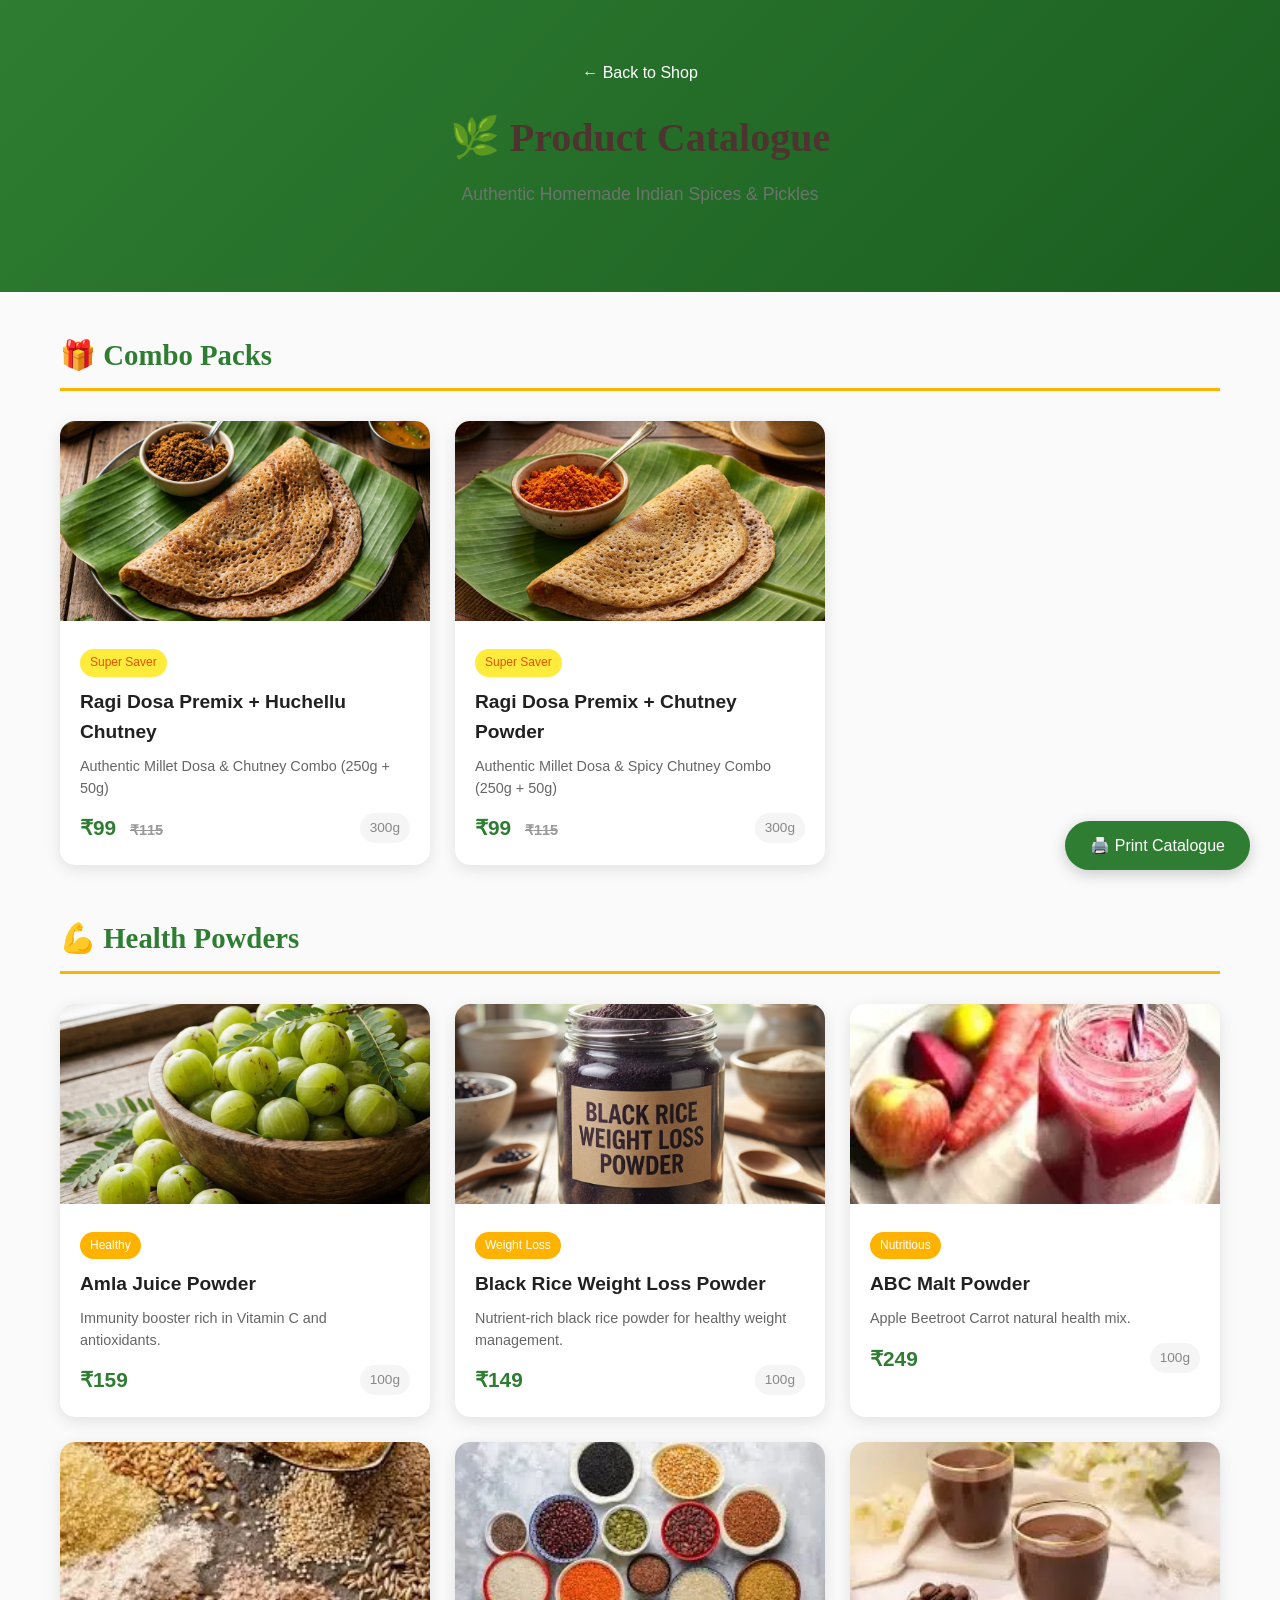
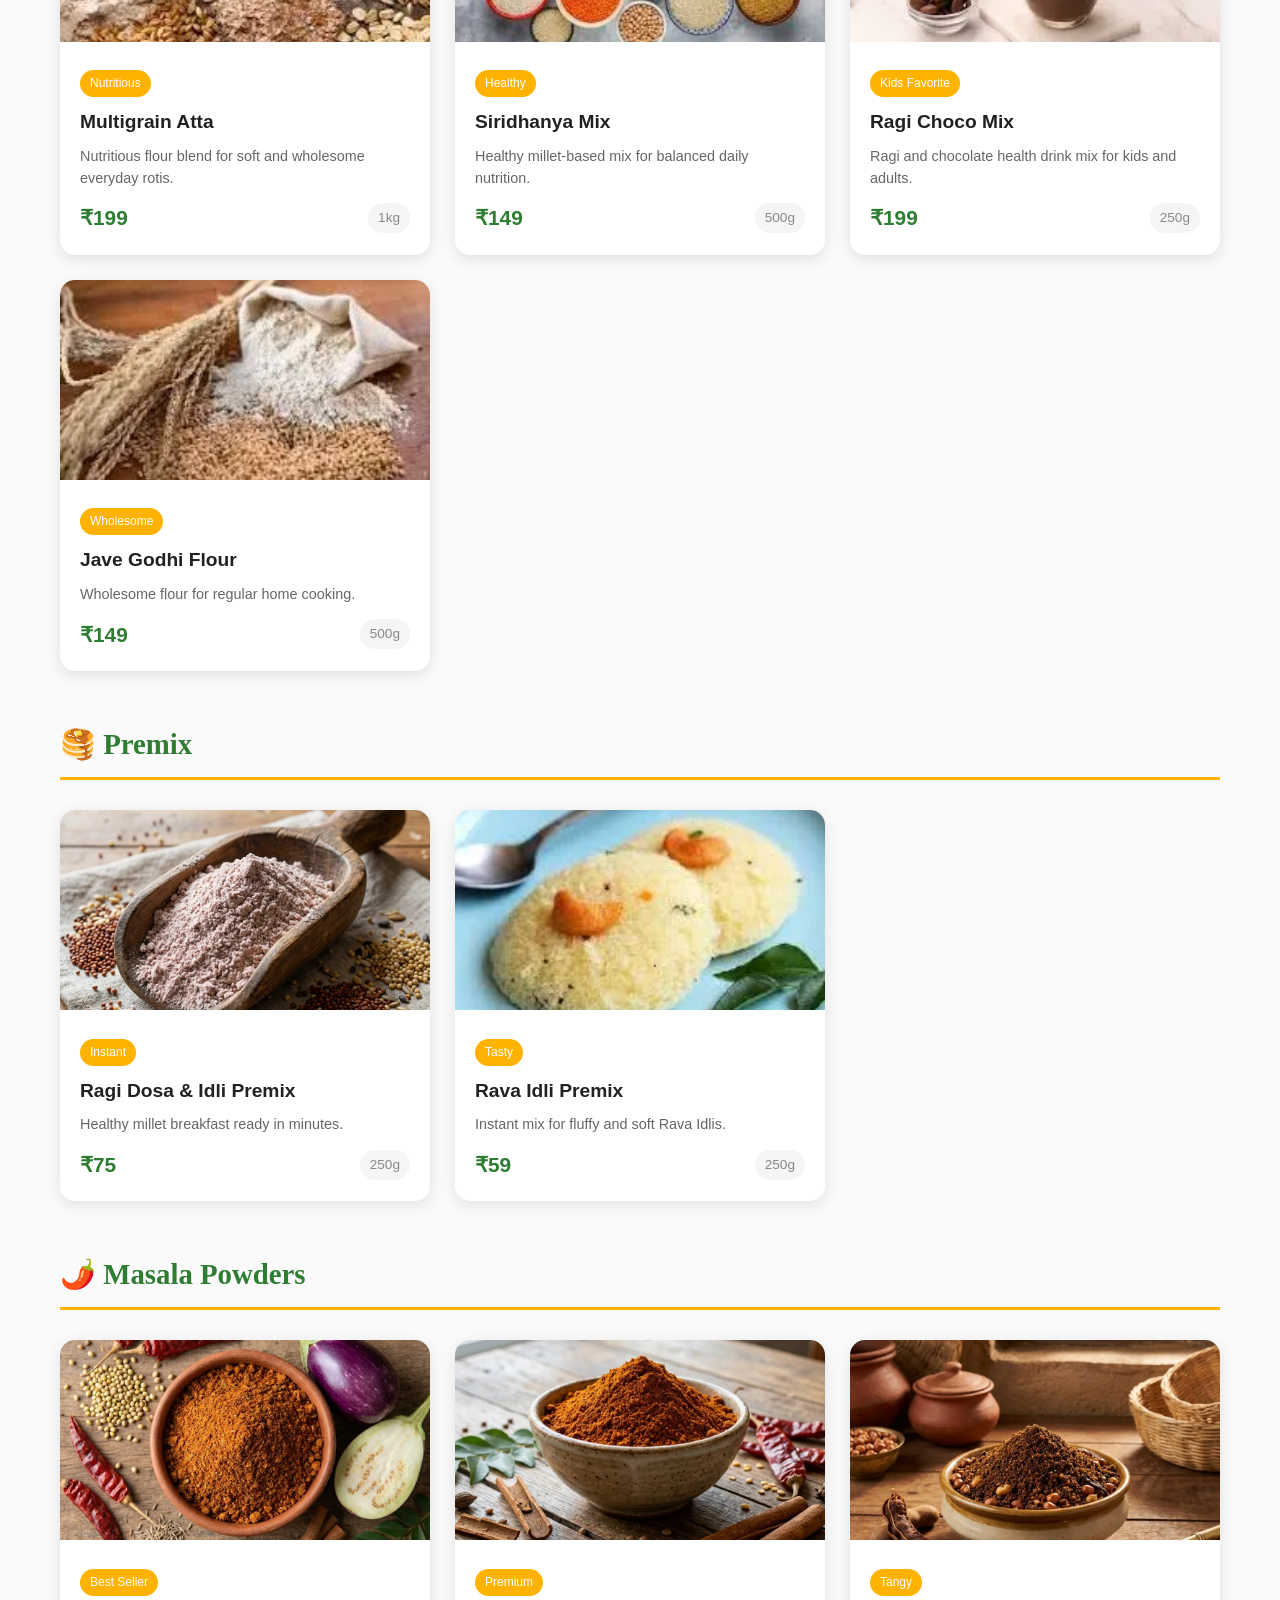
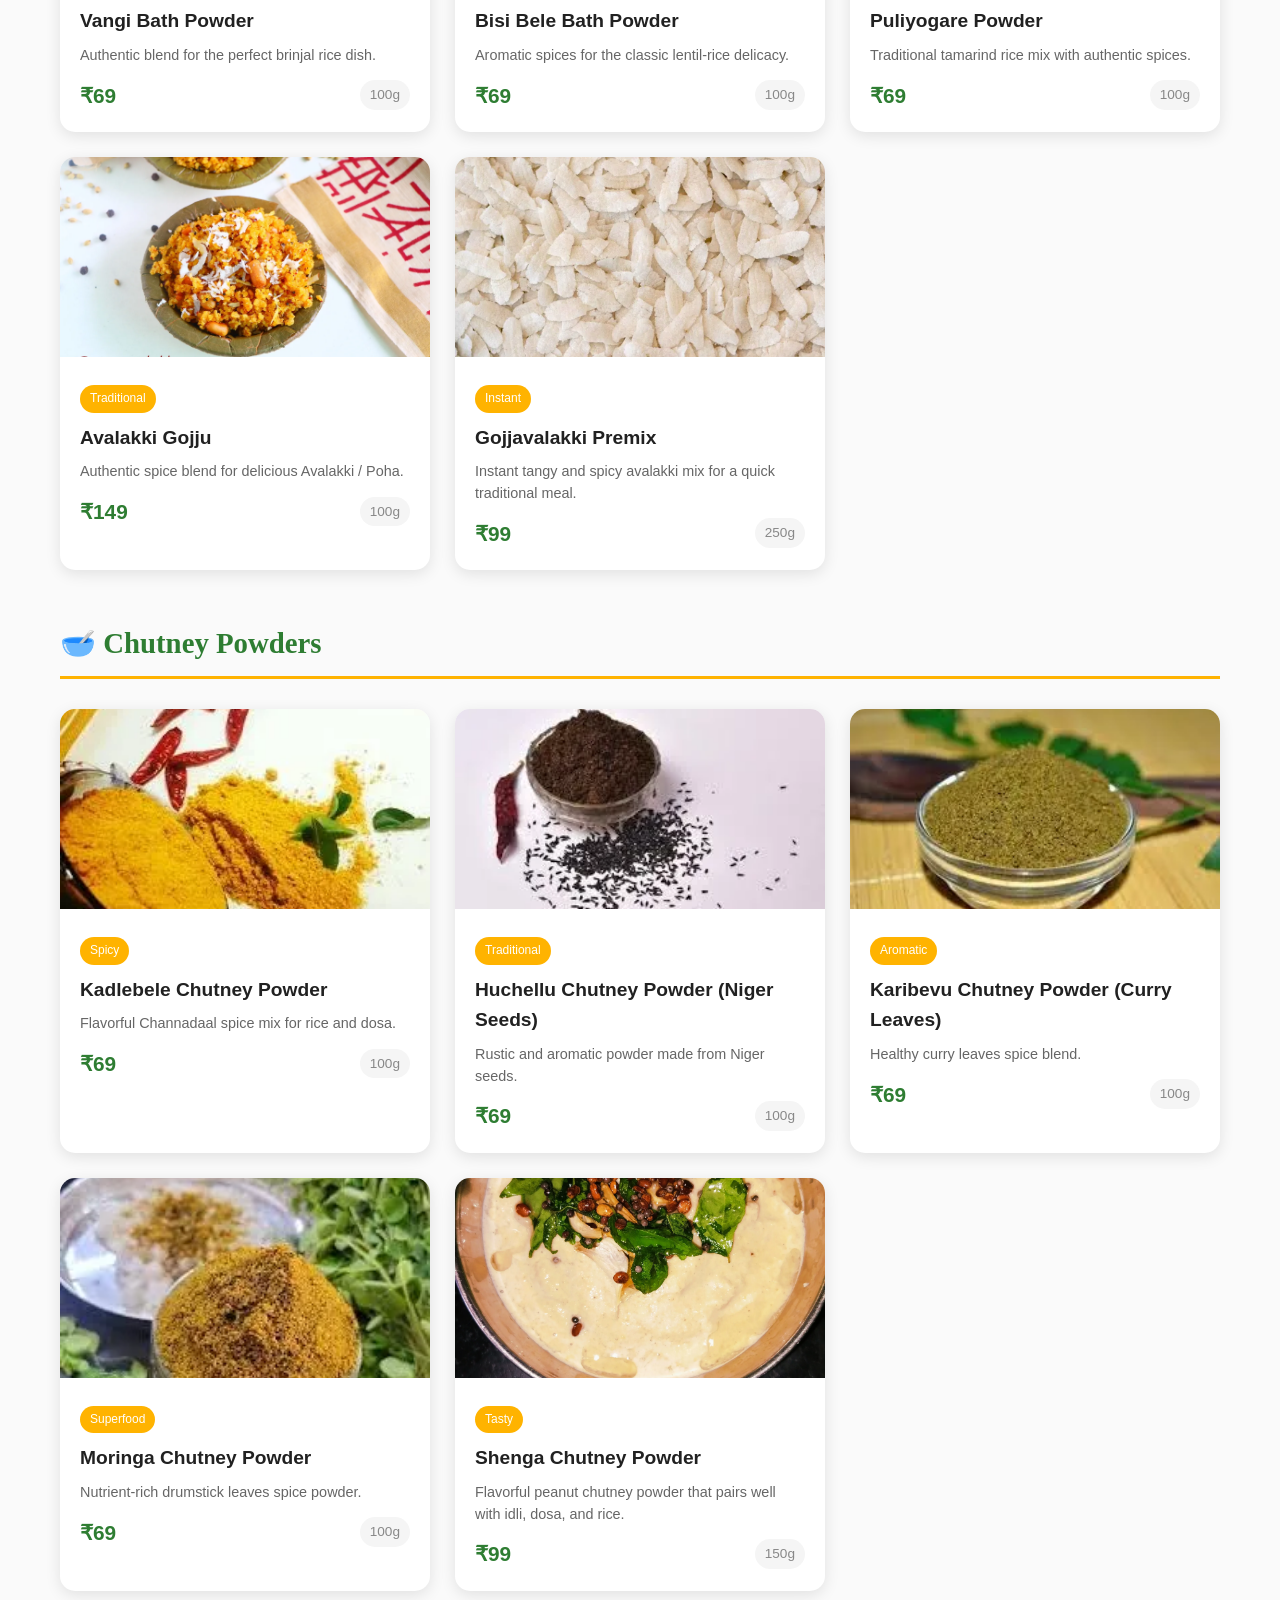
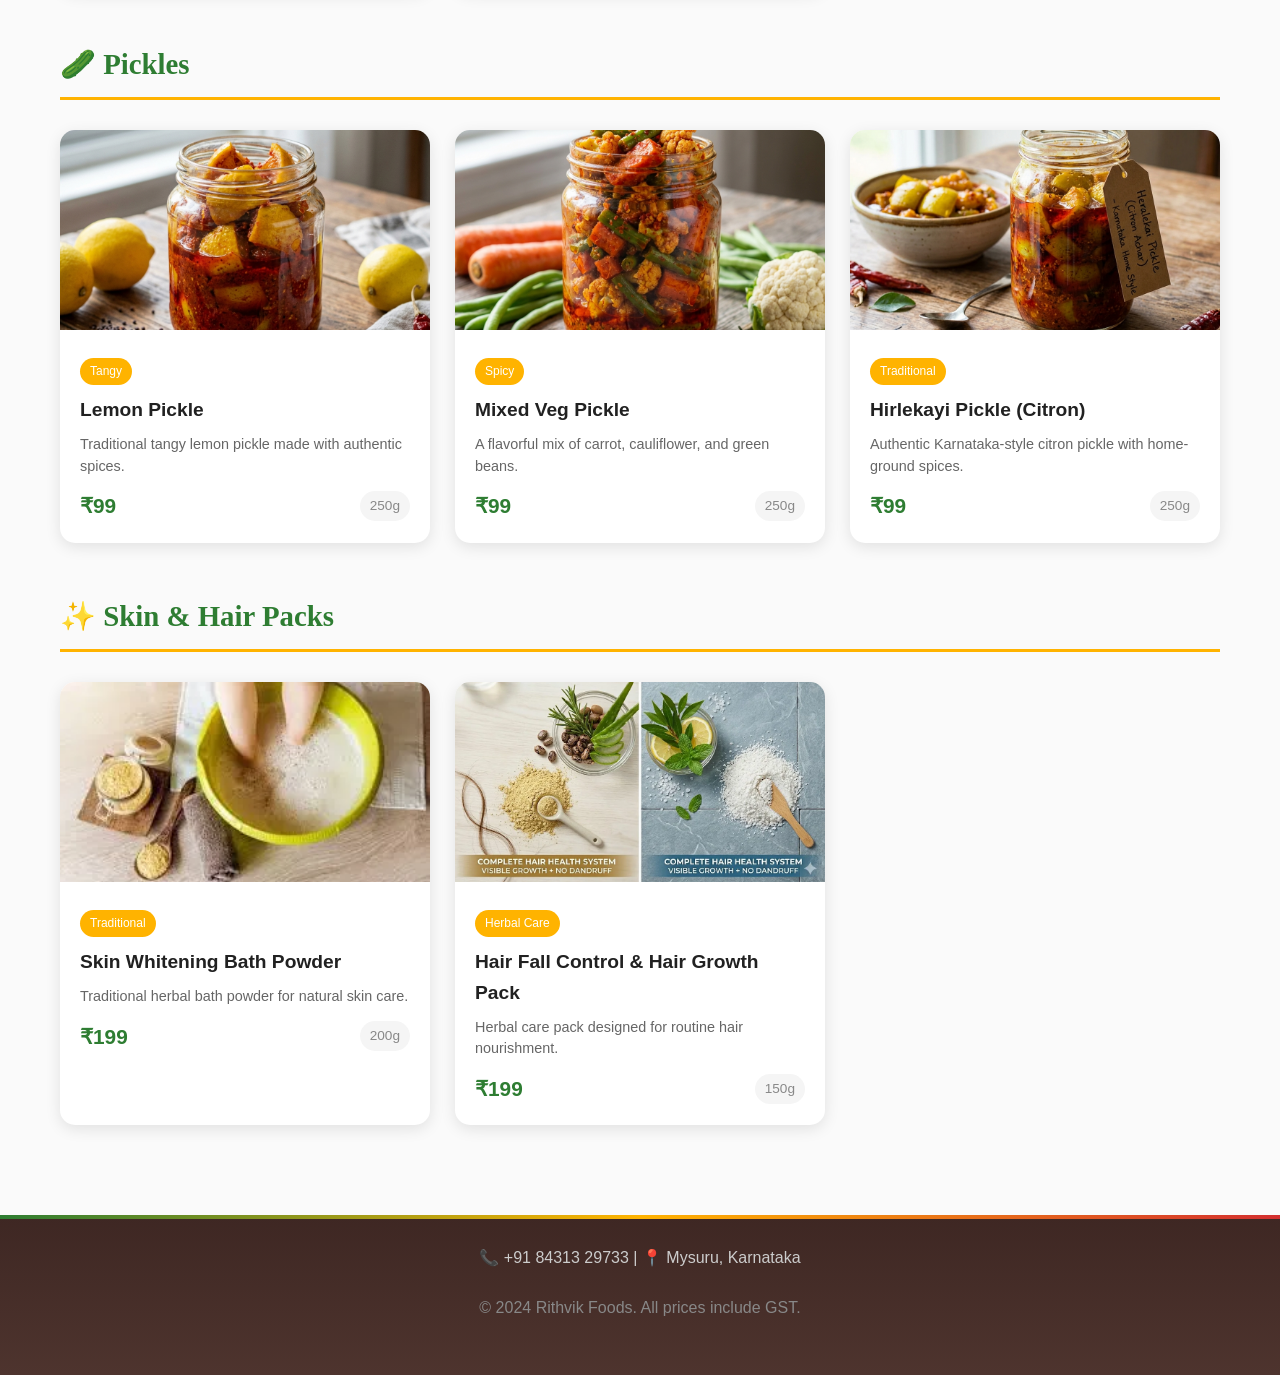
<file: catalogue.html>
<!DOCTYPE html>
<html lang="en">

<head>
    <meta charset="UTF-8">
    <meta name="viewport" content="width=device-width, initial-scale=1.0">
    <title>Product Catalogue | Rithvik Foods</title>
    <meta name="description"
        content="Browse our complete catalogue of authentic homemade Indian masala powders, spices, and pickles.">
    <!-- Security Headers -->
    <meta http-equiv="Content-Security-Policy" content="default-src 'self' data: https: 'unsafe-inline' 'unsafe-eval';">
    <meta http-equiv="X-Content-Type-Options" content="nosniff">
    <meta http-equiv="X-Frame-Options" content="DENY">
    <meta name="referrer" content="strict-origin-when-cross-origin">
    <link rel="stylesheet" href="main.css">
    <link rel="preconnect" href="https://fonts.googleapis.com">
    <link rel="preconnect" href="https://fonts.gstatic.com" crossorigin>
    <link
        href="https://fonts.googleapis.com/css2?family=Oswald:wght@400;500;700&family=Lato:wght@300;400;700&family=Playfair+Display:wght@400;700&display=swap"
        rel="stylesheet">
    <style>
        .catalogue-header {
            background: linear-gradient(135deg, var(--primary-color), #1B5E20);
            color: white;
            padding: 60px 20px;
            text-align: center;
        }

        .catalogue-header h1 {
            font-family: 'Playfair Display', serif;
            font-size: 2.5rem;
            margin-bottom: 10px;
        }

        .catalogue-header p {
            font-size: 1.1rem;
            opacity: 0.9;
        }

        .back-link {
            display: inline-block;
            margin-bottom: 20px;
            color: white;
            text-decoration: none;
            font-weight: 500;
            transition: opacity 0.3s;
        }

        .back-link:hover {
            opacity: 0.8;
        }

        .catalogue-section {
            padding: 40px 20px;
        }

        .category-title {
            font-family: 'Playfair Display', serif;
            font-size: 1.8rem;
            color: var(--primary-color);
            border-bottom: 3px solid var(--accent-color);
            padding-bottom: 10px;
            margin-bottom: 30px;
        }

        .catalogue-grid {
            display: grid;
            grid-template-columns: repeat(auto-fill, minmax(280px, 1fr));
            gap: 25px;
            margin-bottom: 50px;
        }

        .catalogue-item {
            background: white;
            border-radius: 15px;
            overflow: hidden;
            box-shadow: 0 4px 15px rgba(0, 0, 0, 0.1);
            transition: transform 0.3s, box-shadow 0.3s;
        }

        .catalogue-item:hover {
            transform: translateY(-5px);
            box-shadow: 0 8px 25px rgba(0, 0, 0, 0.15);
        }

        .catalogue-item img {
            width: 100%;
            height: 200px;
            object-fit: cover;
        }

        .catalogue-item-info {
            padding: 20px;
        }

        .catalogue-item-info h3 {
            font-family: 'Oswald', sans-serif;
            font-size: 1.2rem;
            margin-bottom: 8px;
            color: var(--text-dark);
        }

        .catalogue-item-info p {
            font-size: 0.9rem;
            color: #666;
            margin-bottom: 12px;
            line-height: 1.5;
        }

        .catalogue-price {
            display: flex;
            justify-content: space-between;
            align-items: center;
        }

        .price-tag {
            font-size: 1.3rem;
            font-weight: 700;
            color: #2E7D32;
        }

        .weight-tag {
            font-size: 0.85rem;
            color: #888;
            background: #f5f5f5;
            padding: 4px 10px;
            border-radius: 20px;
        }

        .badge {
            display: inline-block;
            background: var(--accent-color);
            color: white;
            font-size: 0.75rem;
            padding: 4px 10px;
            border-radius: 20px;
            margin-bottom: 10px;
            font-weight: 500;
        }

        .badge.combo {
            background: #FFEB3B;
            color: #E65100;
        }

        .badge.unavailable {
            background: #9E9E9E;
        }

        .original-price {
            text-decoration: line-through;
            color: #999;
            font-size: 0.9rem;
            margin-left: 8px;
        }

        .print-btn {
            position: fixed;
            bottom: 30px;
            right: 30px;
            background: var(--primary-color);
            color: white;
            border: none;
            padding: 15px 25px;
            border-radius: 50px;
            font-size: 1rem;
            cursor: pointer;
            box-shadow: 0 4px 15px rgba(0, 0, 0, 0.2);
            transition: transform 0.3s;
            z-index: 100;
        }

        .print-btn:hover {
            transform: scale(1.05);
        }

        @media print {

            .print-btn,
            .back-link {
                display: none;
            }

            .catalogue-item {
                break-inside: avoid;
            }
        }

        @media (max-width: 768px) {
            .catalogue-header h1 {
                font-size: 1.8rem;
            }

            .catalogue-grid {
                grid-template-columns: 1fr 1fr;
                gap: 15px;
            }

            .catalogue-item img {
                height: 150px;
            }

            .catalogue-item-info {
                padding: 15px;
            }

            .catalogue-item-info h3 {
                font-size: 1rem;
            }
        }

        @media (max-width: 480px) {
            .catalogue-grid {
                grid-template-columns: 1fr;
            }
        }
    </style>
</head>

<body>
    <!-- Header -->
    <header class="catalogue-header">
        
        <a href="index.html" class="back-link">← Back to Shop</a>
        <h1>🌿 Product Catalogue</h1>
        <p>Authentic Homemade Indian Spices & Pickles</p>
    </header>

    <main class="catalogue-section">
        <div class="container">

            <!-- Combo Packs -->
            <h2 class="category-title">🎁 Combo Packs</h2>
            <div class="catalogue-grid">
                <div class="catalogue-item">
                    <img src="combo_ragi_huch_v2.png" alt="Ragi & Huchellu Combo">
                    <div class="catalogue-item-info">
                        <span class="badge combo">Super Saver</span>
                        <h3>Ragi Dosa Premix + Huchellu Chutney</h3>
                        <p>Authentic Millet Dosa & Chutney Combo (250g + 50g)</p>
                        <div class="catalogue-price">
                            <span class="price-tag">₹99 <span class="original-price">₹115</span></span>
                            <span class="weight-tag">300g</span>
                        </div>
                    </div>
                </div>
                <div class="catalogue-item">
                    <img src="combo_ragi_chutney.png" alt="Ragi & Chutney Combo">
                    <div class="catalogue-item-info">
                        <span class="badge combo">Super Saver</span>
                        <h3>Ragi Dosa Premix + Chutney Powder</h3>
                        <p>Authentic Millet Dosa & Spicy Chutney Combo (250g + 50g)</p>
                        <div class="catalogue-price">
                            <span class="price-tag">₹99 <span class="original-price">₹115</span></span>
                            <span class="weight-tag">300g</span>
                        </div>
                    </div>
                </div>
            </div>

            <!-- Health Powders -->
            <h2 class="category-title">💪 Health Powders</h2>
            <div class="catalogue-grid">
                <div class="catalogue-item">
                    <img src="amla_juice.webp" alt="Amla Juice Powder">
                    <div class="catalogue-item-info">
                        <span class="badge">Healthy</span>
                        <h3>Amla Juice Powder</h3>
                        <p>Immunity booster rich in Vitamin C and antioxidants.</p>
                        <div class="catalogue-price">
                            <span class="price-tag">₹159</span>
                            <span class="weight-tag">100g</span>
                        </div>
                    </div>
                </div>
                <div class="catalogue-item">
                    <img src="black_rice_powder.png" alt="Black Rice Weight Loss Powder">
                    <div class="catalogue-item-info">
                        <span class="badge">Weight Loss</span>
                        <h3>Black Rice Weight Loss Powder</h3>
                        <p>Nutrient-rich black rice powder for healthy weight management.</p>
                        <div class="catalogue-price">
                            <span class="price-tag">₹149</span>
                            <span class="weight-tag">100g</span>
                        </div>
                    </div>
                </div>
                <div class="catalogue-item">
                    <img src="abc_malt.webp" alt="ABC Malt Powder">
                    <div class="catalogue-item-info">
                        <span class="badge">Nutritious</span>
                        <h3>ABC Malt Powder</h3>
                        <p>Apple Beetroot Carrot natural health mix.</p>
                        <div class="catalogue-price">
                            <span class="price-tag">₹249</span>
                            <span class="weight-tag">100g</span>
                        </div>
                    </div>
                </div>
                <div class="catalogue-item">
                    <img src="multigrain_atta.webp" alt="Multigrain Atta">
                    <div class="catalogue-item-info">
                        <span class="badge">Nutritious</span>
                        <h3>Multigrain Atta</h3>
                        <p>Nutritious flour blend for soft and wholesome everyday rotis.</p>
                        <div class="catalogue-price">
                            <span class="price-tag">₹199</span>
                            <span class="weight-tag">1kg</span>
                        </div>
                    </div>
                </div>
                <div class="catalogue-item">
                    <img src="siridhanya_mix.webp" alt="Siridhanya Mix">
                    <div class="catalogue-item-info">
                        <span class="badge">Healthy</span>
                        <h3>Siridhanya Mix</h3>
                        <p>Healthy millet-based mix for balanced daily nutrition.</p>
                        <div class="catalogue-price">
                            <span class="price-tag">₹149</span>
                            <span class="weight-tag">500g</span>
                        </div>
                    </div>
                </div>
                <div class="catalogue-item">
                    <img src="ragi_choco_mix.webp" alt="Ragi Choco Mix">
                    <div class="catalogue-item-info">
                        <span class="badge">Kids Favorite</span>
                        <h3>Ragi Choco Mix</h3>
                        <p>Ragi and chocolate health drink mix for kids and adults.</p>
                        <div class="catalogue-price">
                            <span class="price-tag">₹199</span>
                            <span class="weight-tag">250g</span>
                        </div>
                    </div>
                </div>
                <div class="catalogue-item">
                    <img src="jave_godhi_flour.webp" alt="Jave Godhi Flour">
                    <div class="catalogue-item-info">
                        <span class="badge">Wholesome</span>
                        <h3>Jave Godhi Flour</h3>
                        <p>Wholesome flour for regular home cooking.</p>
                        <div class="catalogue-price">
                            <span class="price-tag">₹149</span>
                            <span class="weight-tag">500g</span>
                        </div>
                    </div>
                </div>
            </div>

            <!-- Premix -->
            <h2 class="category-title">🥞 Premix</h2>
            <div class="catalogue-grid">
                <div class="catalogue-item">
                    <img src="ragi_premix.webp" alt="Ragi Dosa Premix">
                    <div class="catalogue-item-info">
                        <span class="badge">Instant</span>
                        <h3>Ragi Dosa & Idli Premix</h3>
                        <p>Healthy millet breakfast ready in minutes.</p>
                        <div class="catalogue-price">
                            <span class="price-tag">₹75</span>
                            <span class="weight-tag">250g</span>
                        </div>
                    </div>
                </div>
                <div class="catalogue-item">
                    <img src="rava_idli.webp" alt="Rava Idli Premix">
                    <div class="catalogue-item-info">
                        <span class="badge">Tasty</span>
                        <h3>Rava Idli Premix</h3>
                        <p>Instant mix for fluffy and soft Rava Idlis.</p>
                        <div class="catalogue-price">
                            <span class="price-tag">₹59</span>
                            <span class="weight-tag">250g</span>
                        </div>
                    </div>
                </div>
            </div>

            <!-- Masala Powders -->
            <h2 class="category-title">🌶️ Masala Powders</h2>
            <div class="catalogue-grid">
                <div class="catalogue-item">
                    <img src="vangi_bath.webp" alt="Vangi Bath Powder">
                    <div class="catalogue-item-info">
                        <span class="badge">Best Seller</span>
                        <h3>Vangi Bath Powder</h3>
                        <p>Authentic blend for the perfect brinjal rice dish.</p>
                        <div class="catalogue-price">
                            <span class="price-tag">₹69</span>
                            <span class="weight-tag">100g</span>
                        </div>
                    </div>
                </div>
                <div class="catalogue-item">
                    <img src="bisi_bele.webp" alt="Bisi Bele Bath Powder">
                    <div class="catalogue-item-info">
                        <span class="badge">Premium</span>
                        <h3>Bisi Bele Bath Powder</h3>
                        <p>Aromatic spices for the classic lentil-rice delicacy.</p>
                        <div class="catalogue-price">
                            <span class="price-tag">₹69</span>
                            <span class="weight-tag">100g</span>
                        </div>
                    </div>
                </div>
                <div class="catalogue-item">
                    <img src="puliyogare.webp" alt="Puliyogare Powder">
                    <div class="catalogue-item-info">
                        <span class="badge">Tangy</span>
                        <h3>Puliyogare Powder</h3>
                        <p>Traditional tamarind rice mix with authentic spices.</p>
                        <div class="catalogue-price">
                            <span class="price-tag">₹69</span>
                            <span class="weight-tag">100g</span>
                        </div>
                    </div>
                </div>
                <div class="catalogue-item">
                    <img src="avalakki_gojju.webp" alt="Avalakki Gojju">
                    <div class="catalogue-item-info">
                        <span class="badge">Traditional</span>
                        <h3>Avalakki Gojju</h3>
                        <p>Authentic spice blend for delicious Avalakki / Poha.</p>
                        <div class="catalogue-price">
                            <span class="price-tag">₹149</span>
                            <span class="weight-tag">100g</span>
                        </div>
                    </div>
                </div>
                <div class="catalogue-item">
                    <img src="gojjavalakki_premix.webp" alt="Gojjavalakki Premix">
                    <div class="catalogue-item-info">
                        <span class="badge">Instant</span>
                        <h3>Gojjavalakki Premix</h3>
                        <p>Instant tangy and spicy avalakki mix for a quick traditional meal.</p>
                        <div class="catalogue-price">
                            <span class="price-tag">₹99</span>
                            <span class="weight-tag">250g</span>
                        </div>
                    </div>
                </div>
            </div>

            <!-- Chutney Powders -->
            <h2 class="category-title">🥣 Chutney Powders</h2>
            <div class="catalogue-grid">
                <div class="catalogue-item">
                    <img src="kadlebele.webp" alt="Kadlebele Chutney Powder">
                    <div class="catalogue-item-info">
                        <span class="badge">Spicy</span>
                        <h3>Kadlebele Chutney Powder</h3>
                        <p>Flavorful Channadaal spice mix for rice and dosa.</p>
                        <div class="catalogue-price">
                            <span class="price-tag">₹69</span>
                            <span class="weight-tag">100g</span>
                        </div>
                    </div>
                </div>
                <div class="catalogue-item">
                    <img src="huchellu.webp" alt="Huchellu Chutney Powder">
                    <div class="catalogue-item-info">
                        <span class="badge">Traditional</span>
                        <h3>Huchellu Chutney Powder (Niger Seeds)</h3>
                        <p>Rustic and aromatic powder made from Niger seeds.</p>
                        <div class="catalogue-price">
                            <span class="price-tag">₹69</span>
                            <span class="weight-tag">100g</span>
                        </div>
                    </div>
                </div>
                <div class="catalogue-item">
                    <img src="karibevu.webp" alt="Karibevu Chutney Powder">
                    <div class="catalogue-item-info">
                        <span class="badge">Aromatic</span>
                        <h3>Karibevu Chutney Powder (Curry Leaves)</h3>
                        <p>Healthy curry leaves spice blend.</p>
                        <div class="catalogue-price">
                            <span class="price-tag">₹69</span>
                            <span class="weight-tag">100g</span>
                        </div>
                    </div>
                </div>
                <div class="catalogue-item">
                    <img src="moringa.webp" alt="Moringa Chutney Powder">
                    <div class="catalogue-item-info">
                        <span class="badge">Superfood</span>
                        <h3>Moringa Chutney Powder</h3>
                        <p>Nutrient-rich drumstick leaves spice powder.</p>
                        <div class="catalogue-price">
                            <span class="price-tag">₹69</span>
                            <span class="weight-tag">100g</span>
                        </div>
                    </div>
                </div>
                <div class="catalogue-item">
                    <img src="shenga_chutney.webp" alt="Shenga Chutney Powder">
                    <div class="catalogue-item-info">
                        <span class="badge">Tasty</span>
                        <h3>Shenga Chutney Powder</h3>
                        <p>Flavorful peanut chutney powder that pairs well with idli, dosa, and rice.</p>
                        <div class="catalogue-price">
                            <span class="price-tag">₹99</span>
                            <span class="weight-tag">150g</span>
                        </div>
                    </div>
                </div>
            </div>

            <!-- Pickles -->
            <h2 class="category-title">🥒 Pickles</h2>
            <div class="catalogue-grid">
                <div class="catalogue-item">
                    <img src="lemon_pickle.png" alt="Lemon Pickle">
                    <div class="catalogue-item-info">
                        <span class="badge">Tangy</span>
                        <h3>Lemon Pickle</h3>
                        <p>Traditional tangy lemon pickle made with authentic spices.</p>
                        <div class="catalogue-price">
                            <span class="price-tag">₹99</span>
                            <span class="weight-tag">250g</span>
                        </div>
                    </div>
                </div>
                <div class="catalogue-item">
                    <img src="mixed_veg_pickle.png" alt="Mixed Veg Pickle">
                    <div class="catalogue-item-info">
                        <span class="badge">Spicy</span>
                        <h3>Mixed Veg Pickle</h3>
                        <p>A flavorful mix of carrot, cauliflower, and green beans.</p>
                        <div class="catalogue-price">
                            <span class="price-tag">₹99</span>
                            <span class="weight-tag">250g</span>
                        </div>
                    </div>
                </div>
                <div class="catalogue-item">
                    <img src="hirlekayi_pickle.png" alt="Hirlekayi Pickle">
                    <div class="catalogue-item-info">
                        <span class="badge">Traditional</span>
                        <h3>Hirlekayi Pickle (Citron)</h3>
                        <p>Authentic Karnataka-style citron pickle with home-ground spices.</p>
                        <div class="catalogue-price">
                            <span class="price-tag">₹99</span>
                            <span class="weight-tag">250g</span>
                        </div>
                    </div>
                </div>
            </div>

            <!-- Skin & Hair Packs -->
            <h2 class="category-title">✨ Skin & Hair Packs</h2>
            <div class="catalogue-grid">
                <div class="catalogue-item">
                    <img src="skin_whitening_bath_powder.webp" alt="Skin Whitening Bath Powder">
                    <div class="catalogue-item-info">
                        <span class="badge">Traditional</span>
                        <h3>Skin Whitening Bath Powder</h3>
                        <p>Traditional herbal bath powder for natural skin care.</p>
                        <div class="catalogue-price">
                            <span class="price-tag">₹199</span>
                            <span class="weight-tag">200g</span>
                        </div>
                    </div>
                </div>
                <div class="catalogue-item">
                    <img src="hair_fall_hair_growth_pack.webp" alt="Hair Fall Control & Hair Growth Pack">
                    <div class="catalogue-item-info">
                        <span class="badge">Herbal Care</span>
                        <h3>Hair Fall Control & Hair Growth Pack</h3>
                        <p>Herbal care pack designed for routine hair nourishment.</p>
                        <div class="catalogue-price">
                            <span class="price-tag">₹199</span>
                            <span class="weight-tag">150g</span>
                        </div>
                    </div>
                </div>
            </div>

        </div>
    </main>

    <!-- Footer -->
    <footer class="footer" style="text-align: center; padding: 30px;">
        <p style="color: #ccc;">📞 +91 84313 29733 | 📍 Mysuru, Karnataka</p>
        <p style="color: #888; margin-top: 10px;">© 2024 Rithvik Foods. All prices include GST.</p>
    </footer>

    <!-- Print Button -->
    <button class="print-btn" onclick="window.print()">🖨️ Print Catalogue</button>

</body>

</html>
</file>
<file: main.css>
:root {
    /* Color Palette */
    --primary-color: #2E7D32;
    /* Deep Forest Green */
    --secondary-color: #4E342E;
    /* Earthy Brown */
    --accent-color: #FFB300;
    /* Golden Turmeric */
    --bg-light: #FAFAFA;
    /* Soft Cream */
    --bg-warm: #FFF8E1;
    /* Warm Beige */
    --text-dark: #212121;
    --text-light: #757575;
    --white: #FFFFFF;

    /* Premium Spice Colors - FIXED: These were missing */
    --cardamom: #2E7D32;
    /* Green */
    --turmeric: #FFB300;
    /* Golden Yellow */
    --chili: #D32F2F;
    /* Red */
    --saffron: #FF9800;
    /* Orange */
    --cream: #FFF8E1;
    /* Cream */

    /* Typography */
    --font-heading: 'Playfair Display', serif;
    --font-body: 'Lato', sans-serif;

    /* Spacing */
    --section-padding: 80px 20px;
}

/* Reset & Base */
* {
    box-sizing: border-box;
    margin: 0;
    padding: 0;
}

html {
    scroll-behavior: smooth;
    overflow-x: hidden;
    width: 100%;
}

body {
    font-family: var(--font-body);
    color: var(--text-dark);
    background-color: var(--bg-light);
    margin: 0;
    line-height: 1.6;
    overflow-x: hidden;
    width: 100%;
    position: relative;
}

h1,
h2,
h3,
h4 {
    font-family: var(--font-heading);
    color: var(--secondary-color);
    margin-bottom: 1rem;
    font-weight: 700;
}

p {
    margin-bottom: 1.5rem;
    color: var(--text-light);
}

a {
    text-decoration: none;
    transition: all 0.3s ease;
}

img {
    max-width: 100%;
    height: auto;
}

/* Utilities */
.container {
    max-width: 1200px;
    margin: 0 auto;
    padding: 0 20px;
    width: 100%;
}

@media (max-width: 768px) {
    .container {
        padding: 0 15px;
        width: 100%;
        max-width: 100%;
    }
}

.text-center {
    text-align: center;
}

.text-white {
    color: var(--white);
}

/* Buttons */
.btn {
    display: inline-block;
    padding: 12px 30px;
    border-radius: 50px;
    font-weight: 700;
    text-transform: uppercase;
    letter-spacing: 1px;
    cursor: pointer;
    box-shadow: 0 4px 6px rgba(0, 0, 0, 0.1);
}

.btn-primary {
    background-color: var(--primary-color);
    color: var(--white);
    border: 2px solid var(--primary-color);
}

.btn-primary:hover {
    background-color: #1B5E20;
    transform: translateY(-2px);
}

.btn-secondary {
    background-color: transparent;
    color: var(--white);
    border: 2px solid var(--white);
}

.btn-secondary:hover {
    background-color: var(--white);
    color: var(--secondary-color);
}

.btn-whatsapp {
    background-color: #25D366;
    color: white;
}

.btn-whatsapp:hover {
    background-color: #128C7E;
    transform: translateY(-2px);
}

.btn-disabled {
    background-color: #9e9e9e;
    color: #f5f5f5;
    cursor: not-allowed;
    pointer-events: none;
    border: none;
}


/* Navigation */
.navbar {
    background-color: transparent;
    padding: 15px 0;
    position: absolute;
    /* Changed from sticky to absolute to overlay hero */
    width: 100%;
    top: 0;
    z-index: 1000;
    box-shadow: none;
}

.nav-container {
    display: flex;
    justify-content: space-between;
    align-items: center;
}

.nav-logo {
    display: flex;
    align-items: center;
    gap: 15px;
    /* Increased gap slightly */
    font-family: var(--font-heading);
    /* Changed to Playfair Display for premium look */
    font-style: italic;
    /* Added italic for elegance */
    font-size: 2.5rem;
    white-space: nowrap;
    /* Prevent line break */
    /* Larger size for cursive font */
    font-weight: 700;
    /* Nunito looks better bold */
    color: var(--white);
    letter-spacing: 1px;
    text-shadow: 2px 2px 4px rgba(0, 0, 0, 0.3);
}

.nav-logo img {
    height: 55px;
    width: auto;
}

.nav-links {
    display: flex;
    gap: 30px;
}

.nav-link {
    color: var(--white);
    font-weight: 600;
    font-size: 0.9rem;
    text-transform: uppercase;
}

.nav-link:hover {
    color: var(--primary-color);
}

/* Mobile Menu Toggle */
.menu-toggle {
    display: none;
    font-size: 1.5rem;
    cursor: pointer;
    color: var(--white);
}

/* Hero Section */
.hero {
    position: relative;
    height: 80vh;
    min-height: 500px;
    background: linear-gradient(rgba(0, 0, 0, 0.4), rgba(0, 0, 0, 0.4)), url('hero-bg.png');
    background-size: cover;
    background-position: center;
    display: flex;
    align-items: center;
    justify-content: center;
    text-align: center;
    color: var(--white);
}

.hero-content h1 {
    font-size: 3.5rem;
    color: var(--white);
    margin-bottom: 20px;
    text-shadow: 2px 2px 4px rgba(0, 0, 0, 0.3);
}

.hero-tagline {
    font-size: 1.2rem;
    color: #f1f1f1;
    margin-bottom: 30px;
    font-weight: 300;
}

/* Story Section */
.story-section {
    padding: var(--section-padding);
    background-color: var(--bg-light);
    position: relative;
}

.section-title {
    font-size: 2.5rem;
    margin-bottom: 10px;
    position: relative;
    display: inline-block;
}

.section-title::after {
    content: '';
    display: block;
    width: 60px;
    height: 3px;
    background-color: var(--accent-color);
    margin: 10px auto 0;
}

/* Features/Benefits */
.benefits-section {
    padding: var(--section-padding);
    background-color: var(--bg-warm);
    /* Organic Curve separation using SVG or simple skew */
    clip-path: polygon(0 5%, 100% 0, 100% 95%, 0 100%);
}

.benefits-grid {
    display: grid;
    grid-template-columns: repeat(auto-fit, minmax(250px, 1fr));
    gap: 30px;
    margin-top: 50px;
}

.benefit-card {
    text-align: center;
    padding: 30px;
    background: var(--white);
    border-radius: 15px;
    box-shadow: 0 5px 15px rgba(0, 0, 0, 0.05);
    transition: transform 0.3s;
}

.benefit-card:hover {
    transform: translateY(-5px);
}

.benefit-icon {
    font-size: 3rem;
    margin-bottom: 20px;
    display: inline-block;
}

/* Products Section */
.products-section {
    padding: var(--section-padding);
    background: linear-gradient(180deg, #FAFAFA 0%, #FFF8E1 50%, #FAFAFA 100%);
}

/* =====================================================
   INDUSTRY-LEVEL PRODUCT CARDS - Premium 2024 Design
   ===================================================== */
.product-grid {
    display: grid;
    grid-template-columns: repeat(auto-fill, minmax(300px, 1fr));
    gap: 35px;
    perspective: 1000px;
}

.product-category-title {
    grid-column: 1 / -1;
    font-family: var(--font-heading);
    font-size: 2.2rem;
    margin-top: 50px;
    margin-bottom: 30px;
    padding: 20px 30px;
    text-align: center;
    position: relative;
    background: linear-gradient(135deg, var(--primary-color), #1B5E20);
    color: white;
    border-radius: 16px;
    box-shadow: 0 10px 30px rgba(46, 125, 50, 0.3);
}

.product-category-title::before {
    content: '✦';
    margin-right: 15px;
    opacity: 0.8;
}

.product-category-title::after {
    content: '✦';
    margin-left: 15px;
    opacity: 0.8;
}

/* Premium Product Card with 3D Effect */
.product-card {
    background: white;
    border-radius: 20px;
    overflow: hidden;
    box-shadow:
        0 10px 40px rgba(0, 0, 0, 0.08),
        0 2px 10px rgba(0, 0, 0, 0.04);
    transition: all 0.5s cubic-bezier(0.23, 1, 0.32, 1);
    border: none;
    display: flex;
    flex-direction: column;
    position: relative;
    transform-style: preserve-3d;
}

/* Animated Gradient Border on Hover */
.product-card::before {
    content: '';
    position: absolute;
    top: -3px;
    left: -3px;
    right: -3px;
    bottom: -3px;
    background: linear-gradient(135deg, var(--primary-color), var(--turmeric), var(--chili), var(--saffron));
    border-radius: 23px;
    z-index: -1;
    opacity: 0;
    transition: opacity 0.4s ease;
    background-size: 300% 300%;
    animation: gradientRotate 3s ease infinite;
}

@keyframes gradientRotate {
    0% {
        background-position: 0% 50%;
    }

    50% {
        background-position: 100% 50%;
    }

    100% {
        background-position: 0% 50%;
    }
}

.product-card:hover::before {
    opacity: 1;
}

.product-card:hover {
    transform: translateY(-15px) rotateX(2deg);
    box-shadow:
        0 30px 60px rgba(0, 0, 0, 0.15),
        0 10px 20px rgba(46, 125, 50, 0.2);
}

/* Product Image Container with Overlay */
.product-card .product-img-wrapper {
    position: relative;
    overflow: hidden;
}

/* =====================================================
   KEN BURNS VIDEO-LIKE ANIMATION EFFECT
   ===================================================== */
.product-img {
    width: 100%;
    height: 220px;
    object-fit: cover;
    display: block;
    transition: transform 0.6s ease, filter 0.4s ease;
    animation: kenBurnsZoom 4s ease-in-out infinite alternate;
    transform-origin: center center;
}

/* Ken Burns Zoom Animation - More Visible */
@keyframes kenBurnsZoom {
    0% {
        transform: scale(1);
    }

    100% {
        transform: scale(1.25) translateX(3%) translateY(-3%);
    }
}

/* Different animations for variety */
.product-card:nth-child(2n) .product-img {
    animation: kenBurnsPanLeft 5s ease-in-out infinite alternate;
}

@keyframes kenBurnsPanLeft {
    0% {
        transform: scale(1.2) translateX(5%);
    }

    100% {
        transform: scale(1.1) translateX(-5%);
    }
}

.product-card:nth-child(3n) .product-img {
    animation: kenBurnsPanUp 4.5s ease-in-out infinite alternate;
}

@keyframes kenBurnsPanUp {
    0% {
        transform: scale(1.15) translateY(5%);
    }

    100% {
        transform: scale(1.2) translateY(-5%);
    }
}

.product-card:nth-child(5n) .product-img {
    animation: kenBurnsDiagonal 5s ease-in-out infinite alternate;
}

@keyframes kenBurnsDiagonal {
    0% {
        transform: scale(1.05) translate(-4%, 4%);
    }

    100% {
        transform: scale(1.25) translate(4%, -4%);
    }
}

/* Pause animation on hover for focus */
.product-card:hover .product-img {
    animation-play-state: paused;
    transform: scale(1.1);
    filter: brightness(1.05);
}

/* Premium Image Overlay with Subtle Gradient */
.product-card::after {
    content: '';
    position: absolute;
    top: 0;
    left: 0;
    width: 100%;
    height: 220px;
    background: linear-gradient(180deg,
            rgba(255, 255, 255, 0.1) 0%,
            transparent 30%,
            transparent 70%,
            rgba(0, 0, 0, 0.08) 100%);
    pointer-events: none;
}

/* Video Play Icon Overlay */
.product-card .product-img-wrapper::after {
    content: '▶';
    position: absolute;
    bottom: 15px;
    right: 15px;
    width: 40px;
    height: 40px;
    background: rgba(0, 0, 0, 0.6);
    border-radius: 50%;
    display: flex;
    align-items: center;
    justify-content: center;
    color: white;
    font-size: 0.9rem;
    opacity: 0;
    transition: opacity 0.3s ease, transform 0.3s ease;
    pointer-events: none;
}

.product-card:hover .product-img-wrapper::after {
    opacity: 1;
    transform: scale(1.1);
}

/* Product Info Section */
.product-info {
    padding: 25px;
    flex-grow: 1;
    display: flex;
    flex-direction: column;
    justify-content: space-between;
    background: linear-gradient(180deg, white 0%, #FAFAFA 100%);
}

/* Premium Badge with Ribbon Effect */
.badge-natural {
    display: inline-flex;
    align-items: center;
    gap: 6px;
    background: linear-gradient(135deg, var(--primary-color) 0%, #43A047 100%);
    color: white;
    padding: 6px 14px;
    border-radius: 25px;
    font-size: 0.75rem;
    text-transform: uppercase;
    font-weight: 700;
    letter-spacing: 1px;
    box-shadow: 0 4px 12px rgba(46, 125, 50, 0.35);
    position: relative;
    overflow: hidden;
}

.badge-natural::after {
    content: '';
    position: absolute;
    top: 0;
    left: -100%;
    width: 100%;
    height: 100%;
    background: linear-gradient(90deg, transparent, rgba(255, 255, 255, 0.3), transparent);
    animation: shimmer 2s infinite;
}

@keyframes shimmer {
    0% {
        left: -100%;
    }

    100% {
        left: 100%;
    }
}

/* Product Title */
.product-title {
    font-size: 1.3rem;
    font-weight: 700;
    color: var(--secondary-color);
    margin: 12px 0;
    line-height: 1.4;
}

/* Price Display with Highlight */
.product-info>div:has(span) {
    background: linear-gradient(135deg, #F1F8E9, #E8F5E9);
    margin: 15px -25px;
    padding: 15px 25px;
    border-top: 1px solid rgba(46, 125, 50, 0.1);
    border-bottom: 1px solid rgba(46, 125, 50, 0.1);
}

/* Shipping Text */
.shipping-text {
    font-size: 0.8rem;
    color: #888;
    font-weight: 500;
    display: flex;
    align-items: center;
    gap: 5px;
}

.shipping-text::before {
    content: '🚚';
    font-size: 0.9rem;
}

/* Cart Icon in Navbar */
.cart-link {
    display: flex;
    align-items: center;
    gap: 5px;
    font-weight: 700;
}

.cart-count {
    background-color: var(--primary-color);
    color: white;
    padding: 2px 6px;
    border-radius: 10px;
    font-size: 0.8rem;
}

/* Quantity Controls */
.quantity-wrapper {
    display: flex;
    align-items: center;
    justify-content: center;
    margin-bottom: 10px;
    gap: 10px;
}

.qty-btn {
    background-color: #eee;
    border: none;
    width: 30px;
    height: 30px;
    border-radius: 50%;
    font-weight: bold;
    cursor: pointer;
    font-size: 1.2rem;
    display: flex;
    align-items: center;
    justify-content: center;
    color: var(--secondary-color);
}

.qty-btn:hover {
    background-color: #ccc;
}

.qty-display {
    font-weight: bold;
    font-size: 1.1rem;
    width: 20px;
    text-align: center;
}

/* Premium Cart Modal Styling */
.cart-table {
    width: 100%;
    margin-bottom: 20px;
    border-collapse: separate;
    border-spacing: 0;
}

.cart-table th {
    padding: 12px 15px;
    background: linear-gradient(135deg, var(--primary-color), #43A047);
    color: white;
    font-weight: 600;
    text-transform: uppercase;
    font-size: 0.85rem;
    letter-spacing: 0.5px;
}

.cart-table th:first-child {
    border-radius: 10px 0 0 0;
}

.cart-table th:last-child {
    border-radius: 0 10px 0 0;
}

.cart-table td {
    padding: 15px;
    border-bottom: 1px solid #f0f0f0;
    text-align: left;
    background: white;
    transition: background 0.3s ease;
}

.cart-table tr:hover td {
    background: #fafafa;
}

.cart-table tr:last-child td:first-child {
    border-radius: 0 0 0 10px;
}

.cart-table tr:last-child td:last-child {
    border-radius: 0 0 10px 0;
}

.cart-total-row {
    font-weight: 700;
    font-size: 1.2rem;
    text-align: right;
    margin-top: 15px;
    padding: 15px;
    background: linear-gradient(135deg, #E8F5E9, #C8E6C9);
    border-radius: 12px;
    color: var(--primary-color);
}

.btn-remove {
    background: #ffebee;
    border: 1px solid #ffcdd2;
    color: #d32f2f;
    cursor: pointer;
    font-size: 0.85rem;
    padding: 6px 12px;
    border-radius: 6px;
    transition: all 0.3s ease;
}

.btn-remove:hover {
    background: #d32f2f;
    color: white;
    border-color: #d32f2f;
}

/* Premium Checkout Summary */
.checkout-summary {
    background: linear-gradient(145deg, #ffffff, #f9f9f9);
    padding: 20px;
    border-radius: 16px;
    margin-bottom: 25px;
    border: 2px solid #e8f5e9;
    box-shadow: 0 4px 15px rgba(0, 0, 0, 0.05);
}

.checkout-item-row {
    display: flex;
    justify-content: space-between;
    margin-bottom: 10px;
    font-size: 0.95rem;
    padding: 8px 0;
}

.checkout-divider {
    height: 2px;
    background: linear-gradient(90deg, transparent, var(--turmeric), transparent);
    margin: 15px 0;
    border-radius: 2px;
}

.checkout-total {
    display: flex;
    justify-content: space-between;
    font-weight: 700;
    font-size: 1.3rem;
    color: var(--primary-color);
    padding: 15px;
    background: linear-gradient(135deg, #E8F5E9, #C8E6C9);
    border-radius: 12px;
    margin-top: 10px;
}

/* Combo Banner */
.combo-banner {
    width: 100%;
    padding: 25px;
    text-align: center;
    background: linear-gradient(135deg, var(--primary-color), var(--accent-color));
    color: white;
    font-family: var(--font-heading);
    font-size: 1.8rem;
    font-weight: 700;
    border-radius: 15px;
    margin-bottom: 30px;
    cursor: pointer;
    box-shadow: 0 4px 15px rgba(0, 0, 0, 0.15);
    transition: transform 0.3s, box-shadow 0.3s;
    position: relative;
    overflow: hidden;
}

.combo-banner:hover {
    transform: translateY(-3px);
    box-shadow: 0 8px 25px rgba(0, 0, 0, 0.2);
}

/* Category Grid Navigation */
.category-grid {
    display: grid;
    grid-template-columns: repeat(auto-fit, minmax(250px, 1fr));
    gap: 20px;
    margin-bottom: 40px;
}

.category-card {
    position: relative;
    height: 200px;
    border-radius: 15px;
    overflow: hidden;
    cursor: pointer;
    box-shadow: 0 4px 10px rgba(0, 0, 0, 0.1);
    transition: transform 0.3s ease;
}

.category-card:hover {
    transform: translateY(-5px);
}

.category-card img {
    width: 100%;
    height: 100%;
    object-fit: cover;
    filter: brightness(0.7);
    transition: filter 0.3s;
}

.category-card:hover img {
    filter: brightness(0.5);
}

.category-card h3 {
    position: absolute;
    top: 50%;
    left: 50%;
    transform: translate(-50%, -50%);
    color: white;
    font-size: 1.5rem;
    font-weight: 700;
    text-shadow: 0 2px 4px rgba(0, 0, 0, 0.6);
    text-align: center;
    width: 100%;
}

/* Product Sections - Hidden until category selected */
.product-section {
    display: none;
    /* Hidden by default, shown when category is clicked */
    grid-template-columns: repeat(auto-fit, minmax(280px, 1fr));
    gap: 30px;
    animation: fadeIn 0.5s ease;
}

/* Show when active class is added via JavaScript */
.product-section.active {
    display: grid;
}

@keyframes navLinkFade {
    from {
        opacity: 0;
        transform: translateX(50px);
    }
    to {
        opacity: 1;
        transform: translateX(0);
    }
}

/* =====================================================
   ULTRA-PREMIUM MODAL - Industry-Level 2024 Design
   ===================================================== */
.modal {
    display: none;
    position: fixed;
    z-index: 2000;
    left: 0;
    top: 0;
    width: 100%;
    height: 100%;
    background: radial-gradient(ellipse at center, rgba(46, 125, 50, 0.25) 0%, rgba(0, 0, 0, 0.7) 100%);
    backdrop-filter: blur(15px) saturate(180%);
    -webkit-backdrop-filter: blur(15px) saturate(180%);
    align-items: center;
    justify-content: center;
    animation: modalFadeIn 0.4s ease;
}

/* Floating Spice Particles in Modal Background */
.modal::before {
    content: '🌿 🌶️ ✨ 🍃 💫';
    position: absolute;
    top: 10%;
    left: 5%;
    font-size: 2rem;
    opacity: 0.15;
    letter-spacing: 50px;
    animation: floatIcons 15s ease-in-out infinite;
    pointer-events: none;
}

.modal::after {
    content: '✦ 🧂 🌿 ⭐ 🌶️';
    position: absolute;
    bottom: 15%;
    right: 5%;
    font-size: 1.5rem;
    opacity: 0.1;
    letter-spacing: 40px;
    animation: floatIcons 12s ease-in-out infinite reverse;
    pointer-events: none;
}

@keyframes floatIcons {

    0%,
    100% {
        transform: translateY(0) rotate(0deg);
    }

    50% {
        transform: translateY(-20px) rotate(5deg);
    }
}

@keyframes modalFadeIn {
    from {
        opacity: 0;
    }

    to {
        opacity: 1;
    }
}

/* Ultra-Premium Modal Card */
.modal-content {
    background: linear-gradient(145deg, #ffffff 0%, #f8f9fa 100%);
    padding: 0;
    border-radius: 28px;
    width: 92%;
    max-width: 520px;
    position: relative;
    box-shadow:
        0 30px 60px rgba(0, 0, 0, 0.3),
        0 15px 30px rgba(46, 125, 50, 0.15),
        0 0 0 1px rgba(255, 255, 255, 0.3),
        inset 0 2px 0 rgba(255, 255, 255, 1);
    animation: modalBounceIn 0.5s cubic-bezier(0.68, -0.55, 0.265, 1.55);
    max-height: 90vh;
    overflow: hidden;
    transform-style: preserve-3d;
}

/* Decorative Corner Accents */
.modal-content::before {
    content: '';
    position: absolute;
    top: -2px;
    left: -2px;
    right: -2px;
    bottom: -2px;
    background: linear-gradient(135deg, var(--primary-color), var(--turmeric), var(--chili), var(--saffron), var(--primary-color));
    background-size: 400% 400%;
    border-radius: 30px;
    z-index: -1;
    animation: borderGlow 4s ease infinite;
}

@keyframes borderGlow {
    0% {
        background-position: 0% 50%;
        opacity: 0.7;
    }

    50% {
        background-position: 100% 50%;
        opacity: 1;
    }

    100% {
        background-position: 0% 50%;
        opacity: 0.7;
    }
}

@keyframes modalBounceIn {
    0% {
        opacity: 0;
        transform: scale(0.8) translateY(100px) rotateX(10deg);
    }

    60% {
        transform: scale(1.02) translateY(-10px) rotateX(-2deg);
    }

    100% {
        opacity: 1;
        transform: scale(1) translateY(0) rotateX(0);
    }
}

@keyframes modalSlideUp {
    from {
        opacity: 0;
        transform: translateY(50px) scale(0.95);
    }

    to {
        opacity: 1;
        transform: translateY(0) scale(1);
    }
}

/* Modal Header with Gradient */
.modal-content h2,
.modal-content h3 {
    background: linear-gradient(135deg, var(--primary-color), #FF9933);
    color: white;
    margin: 0;
    padding: 25px 30px;
    font-family: var(--font-heading);
    font-size: 1.5rem;
    border-radius: 24px 24px 0 0;
    position: relative;
    text-shadow: 0 2px 4px rgba(0, 0, 0, 0.2);
}

.modal-content h2::before,
.modal-content h3::before {
    content: '🌿';
    margin-right: 10px;
    font-size: 1.2rem;
}

/* Modal Body */
.modal-body,
.modal-content>div:not(:first-child) {
    padding: 25px 30px;
    max-height: calc(90vh - 150px);
    overflow-y: auto;
}

/* Premium Close Button */
.close-btn {
    position: absolute;
    top: 20px;
    right: 20px;
    width: 36px;
    height: 36px;
    background: rgba(255, 255, 255, 0.2);
    border: 2px solid rgba(255, 255, 255, 0.4);
    border-radius: 50%;
    font-size: 1.2rem;
    cursor: pointer;
    color: white;
    display: flex;
    align-items: center;
    justify-content: center;
    transition: all 0.3s ease;
    z-index: 10;
}

.close-btn:hover {
    background: rgba(255, 255, 255, 0.3);
    transform: rotate(90deg) scale(1.1);
    border-color: white;
}

/* Premium Form Styling */
.form-group {
    margin-bottom: 20px;
    text-align: left;
}

.form-group label {
    display: flex;
    align-items: center;
    gap: 8px;
    margin-bottom: 8px;
    font-weight: 600;
    color: var(--secondary-color);
    font-size: 0.95rem;
}

.form-group label::before {
    content: '●';
    color: var(--primary-color);
    font-size: 0.5rem;
}

.form-group input,
.form-group textarea,
.form-group select {
    width: 100%;
    padding: 14px 16px;
    border: 2px solid #e0e0e0;
    border-radius: 12px;
    font-family: var(--font-body);
    font-size: 1rem;
    background: #fafafa;
    transition: all 0.3s ease;
}

.form-group input:focus,
.form-group textarea:focus,
.form-group select:focus {
    outline: none;
    border-color: var(--primary-color);
    background: white;
    box-shadow: 0 0 0 4px rgba(46, 125, 50, 0.1);
}

.form-group input::placeholder {
    color: #aaa;
}

.form-group textarea {
    resize: vertical;
    min-height: 100px;
}

/* Payment Options */
.payment-options {
    display: flex;
    gap: 15px;
    margin-top: 10px;
}

.payment-option {
    flex: 1;
    display: flex;
    align-items: center;
    gap: 10px;
    padding: 12px;
    border: 1px solid #ddd;
    border-radius: 8px;
    cursor: pointer;
    transition: all 0.3s ease;
}

.payment-option:hover {
    border-color: var(--primary-color);
    background-color: rgba(46, 125, 50, 0.05);
}

.payment-option.selected {
    border-color: var(--primary-color);
    background-color: rgba(46, 125, 50, 0.1);
    color: var(--primary-color);
    font-weight: 700;
}

.payment-option input {
    margin: 0;
    cursor: pointer;
}

.pay-icon {
    font-size: 1.2rem;
}

@keyframes fadeIn {
    from {
        opacity: 0;
        transform: translateY(-20px);
    }

    to {
        opacity: 1;
        transform: translateY(0);
    }
}

.product-title {
    font-size: 1.2rem;
    color: var(--secondary-color);
    margin-bottom: 15px;
}

.badge-natural {
    display: inline-block;
    background-color: #E8F5E9;
    color: var(--primary-color);
    padding: 4px 8px;
    border-radius: 4px;
    font-size: 0.7rem;
    text-transform: uppercase;
    font-weight: 700;
    margin-bottom: 10px;
}

/* Footer */
.thank-you-section {
    padding: 80px 20px;
    background-color: #fdfbf7;
    position: relative;
    border-top: 1px dashed #e0e0e0;
}

.footer {
    background-color: var(--secondary-color);
    color: #bdbdbd;
    padding: 60px 20px 20px;
}

.footer-content {
    display: flex;
    flex-wrap: wrap;
    justify-content: space-between;
    gap: 40px;
    margin-bottom: 40px;
}

.footer-column h3 {
    color: var(--white);
    font-size: 1.2rem;
}

.footer-about {
    flex: 2;
}

.footer-links li {
    list-style: none;
    margin-bottom: 10px;
}

.footer-links a {
    color: #bdbdbd;
}

.footer-links a:hover {
    color: var(--accent-color);
}

.copyright {
    text-align: center;
    border-top: 1px solid rgba(255, 255, 255, 0.1);
    padding-top: 20px;
    font-size: 0.9rem;
}

/* Animations */
@keyframes fadeInUp {
    to {
        opacity: 1;
        transform: translateY(0);
    }
}

.animate-on-scroll {
    opacity: 0;
    transform: translateY(20px);
    transition: opacity 0.6s ease-out, transform 0.6s ease-out;
}

.animate-on-scroll.visible {
    opacity: 1;
    transform: translateY(0);
}

/* Mobile Responsive */
@media (max-width: 768px) {
    .container {
        padding: 0 15px;
    }

    /* Fix Logo on Mobile */
    .nav-logo {
        font-size: 1.5rem;
        /* Reduced further for Lato which is wider */
        gap: 8px;
    }

    .nav-logo img {
        height: 40px;
        /* Adjust logo icon size */
    }

    .hero-content h1 {
        font-size: 2.5rem;
        line-height: 1.2;
    }

    .menu-toggle {
        display: block;
        z-index: 2000;
        /* Ensure it is above everything */
        position: relative;
        cursor: pointer;
        color: var(--primary-color);
        font-size: 1.8rem;
        transition: transform 0.3s;
    }

    .menu-toggle:active {
        transform: scale(0.9);
    }

    .nav-links {
        display: flex;
        position: fixed;
        top: 0;
        right: -100%;
        height: 100vh;
        width: 75%;
        background: rgba(0, 0, 0, 0.95);
        /* Black background for contrast */
        border-left: 1px solid rgba(255, 255, 255, 0.1);
        backdrop-filter: blur(5px);
        flex-direction: column;
        justify-content: flex-start;
        /* Align from top-center */
        padding-top: 80px;
        /* Spacing from top */
        align-items: center;
        /* keep center alignment for text itself, but items should be straight */
        box-shadow: -5px 0 15px rgba(0, 0, 0, 0.5);
        transition: right 0.3s ease-in-out;
        z-index: 1001;
        list-style: none;
        /* Remove bullet points */
        padding-inline-start: 0;
        /* Clear default padding */
        margin: 0;
        padding-top: 80px;
    }

    .nav-links.active {
        right: 0;
    }

    .nav-links.active li {
        opacity: 1;
        transform: translateX(0);
        transition-delay: 0.2s;
        width: 100%;
        /* Ensure li takes full width for centering */
        text-align: center;
    }

    .nav-links li {
        margin: 15px 0;
        width: 100%;
        /* Default state handles opacity/transform via transition */
    }

    /* Animation for links when menu is active */
    .nav-links.active li {
        opacity: 1;
        transform: translateX(0);
    }

    .nav-links.active li:nth-child(1) {
        transition-delay: 0.1s;
    }

    .nav-links.active li:nth-child(2) {
        transition-delay: 0.2s;
    }

    .nav-links.active li:nth-child(3) {
        transition-delay: 0.3s;
    }

    .nav-links.active li:nth-child(4) {
        transition-delay: 0.4s;
    }

    .footer-content {
        flex-direction: row;
        flex-wrap: wrap;
        gap: 20px;
    }

    .footer-about {
        flex: 1 1 100%;
        text-align: center;
        margin-bottom: 20px;
    }

    .footer-column {
        flex: 1 1 40%;
        min-width: 150px;
        text-align: left;
    }

    /* Target specific columns if needed, but flex: 1 1 40% should share space */

    .footer-links li {
        justify-content: flex-start;
        display: flex;
    }

    .nav-link {
        display: inline-block;
        width: 100%;
        /* Full width for straight alignment lines */
        text-align: center;
        /* Text centered */
        padding: 15px 0;
        color: var(--white);
        /* White text */
        font-size: 1.2rem;
        font-weight: 700;
        letter-spacing: 1px;
        background: transparent;
        /* Remove white background pill */
        border-radius: 0;
        box-shadow: none;
        /* Remove shadow */
        transition: all 0.3s;
        /* Remove shadow */
        transition: all 0.3s;
        border-bottom: 1px solid rgba(255, 255, 255, 0.1);
    }

    .nav-link:hover {
        transform: scale(1.05);
        box-shadow: 0 6px 15px rgba(0, 0, 0, 0.2);
    }

    .benefits-section {
        clip-path: none;
    }

    /* Mobile Product Grid Optimization - Horizontal List View */
    /* Mobile Product Grid Optimization - Vertical Stack for bigger images */
    .product-grid,
    .product-section {
        grid-template-columns: repeat(auto-fill, minmax(160px, 1fr));
        /* 2 Columns on larger mobile */
        gap: 15px;
    }

    @media (max-width: 480px) {

        .product-grid,
        .product-section {
            grid-template-columns: 1fr;
            /* 1 Column on small mobile */
        }
    }

    /* =====================================================
       CREATIVE MOBILE PRODUCT CARDS - Premium Design
       ===================================================== */
    .product-card {
        display: flex;
        flex-direction: column;
        align-items: stretch;
        height: auto;
        min-height: unset;
        border-radius: 20px;
        box-shadow:
            0 8px 25px rgba(0, 0, 0, 0.12),
            0 2px 8px rgba(46, 125, 50, 0.08);
        background: linear-gradient(145deg, #ffffff 0%, #f8f9fa 100%);
        border: 1px solid rgba(46, 125, 50, 0.1);
        overflow: hidden;
        position: relative;
    }

    /* Accent top border */
    .product-card::before {
        content: '';
        position: absolute;
        top: 0;
        left: 0;
        right: 0;
        height: 4px;
        background: linear-gradient(90deg, var(--primary-color), var(--turmeric), var(--saffron));
        z-index: 5;
    }

    /* Image container with overlay */
    .product-img {
        width: 100%;
        height: 200px;
        object-fit: cover;
        border-radius: 0;
        position: relative;
    }

    /* Gradient overlay on image */
    .product-card::after {
        content: '';
        position: absolute;
        top: 0;
        left: 0;
        width: 100%;
        height: 200px;
        background: linear-gradient(180deg,
                transparent 0%,
                transparent 60%,
                rgba(0, 0, 0, 0.4) 100%);
        pointer-events: none;
        z-index: 2;
    }

    /* =====================================================
       MOBILE PRODUCT CARDS WITH ANIMATION
       Ken Burns effect enabled for mobile
       ===================================================== */

    /* Product info - clean styling */
    .product-info {
        padding: 15px;
        text-align: left;
        display: flex;
        flex-direction: column;
        gap: 8px;
        background: #ffffff;
    }

    /* Simple card styling */
    .product-card {
        transition: box-shadow 0.3s ease;
        overflow: hidden;
    }

    .product-card:active {
        box-shadow: 0 4px 15px rgba(0, 0, 0, 0.15);
    }

    /* Enable Ken Burns animation on mobile */
    .product-img {
        animation: kenBurnsZoom 6s ease-in-out infinite alternate !important;
    }

    .product-card:nth-child(2n) .product-img {
        animation: kenBurnsPanLeft 7s ease-in-out infinite alternate !important;
    }

    .product-card:nth-child(3n) .product-img {
        animation: kenBurnsPanUp 6.5s ease-in-out infinite alternate !important;
    }

    .product-title {
        font-size: 1.1rem;
        font-weight: 700;
        color: var(--secondary-color);
        margin-bottom: 5px;
        line-height: 1.3;
    }

/* Premium badge with glow */
.badge-natural {
    align-self: flex-start;
    font-size: 0.7rem;
    padding: 5px 12px;
    border-radius: 20px;
    background: linear-gradient(135deg, var(--primary-color), #43A047);
    color: white;
    font-weight: 600;
    letter-spacing: 0.5px;
    box-shadow: 0 3px 10px rgba(46, 125, 50, 0.3);
    margin-bottom: 8px;
}

.quantity-wrapper {
    justify-content: flex-start;
    /* Align left */
    margin-bottom: 8px;
}

.qty-btn {
    width: 28px;
    height: 28px;
}

.qty-btn {
    width: 25px;
    height: 25px;
    font-size: 1rem;
}

.qty-display {
    font-size: 1rem;
    width: 15px;
}

.btn-whatsapp {
    padding: 8px 10px;
    font-size: 0.8rem;
}

/* Category Grid on Mobile */
.category-grid {
    grid-template-columns: repeat(2, 1fr);
    gap: 10px;
}

.category-card {
    height: 120px;
}

.category-card h3 {
    font-size: 1.1rem;
}
}

/* =====================================================
   PREMIUM DESIGN ENHANCEMENTS - 2024
   ===================================================== */

/* Note: Premium spice color variables (--saffron, --turmeric, --chili, --cardamom, --cream)
   are now defined in the main :root section at the top of this file */

/* =====================================================
   CTA BUTTON GROUP - Aligned Horizontally
   ===================================================== */
.cta-group {
    display: flex;
    flex-wrap: wrap;
    gap: 15px;
    justify-content: center;
    align-items: center;
    margin-top: 20px;
}

.cta-group .btn {
    min-width: 180px;
    text-align: center;
}

/* =====================================================
   FOOD INDUSTRY THEMED DECORATIONS
   ===================================================== */

/* Spice Pattern Overlay for Hero */
.hero::after {
    content: '';
    position: absolute;
    bottom: 0;
    left: 0;
    width: 100%;
    height: 150px;
    background: url("data:image/svg+xml,%3Csvg xmlns='http://www.w3.org/2000/svg' viewBox='0 0 100 20'%3E%3Cpath fill='%23FFF8E1' opacity='0.1' d='M0,10 Q25,0 50,10 T100,10 L100,20 L0,20 Z'/%3E%3C/svg%3E");
    background-size: 200px 100%;
    animation: waveFlow 8s linear infinite;
    pointer-events: none;
    z-index: 1;
}

@keyframes waveFlow {
    0% {
        background-position: 0 0;
    }

    100% {
        background-position: 200px 0;
    }
}

/* Floating Spice Icons */
.products-section {
    position: relative;
}

.products-section::before {
    content: '🌶️ 🍃 🧂 ✨';
    position: absolute;
    top: 20px;
    right: 30px;
    font-size: 1.5rem;
    opacity: 0.15;
    letter-spacing: 10px;
    pointer-events: none;
}

/* Food Powder Texture Background for Story */
.story-section {
    background-image:
        radial-gradient(circle at 20% 80%, rgba(255, 179, 0, 0.05) 0%, transparent 30%),
        radial-gradient(circle at 80% 20%, rgba(46, 125, 50, 0.05) 0%, transparent 30%),
        linear-gradient(180deg, var(--bg-light) 0%, var(--cream) 100%);
}

/* Traditional Indian Pattern Border */
.products-section::after {
    content: '';
    position: absolute;
    top: 0;
    left: 50%;
    transform: translateX(-50%);
    width: 200px;
    height: 4px;
    background: repeating-linear-gradient(90deg,
            var(--cardamom) 0px,
            var(--cardamom) 10px,
            var(--turmeric) 10px,
            var(--turmeric) 20px,
            var(--chili) 20px,
            var(--chili) 30px);
    border-radius: 2px;
}

/* Organic Badge Enhancement - Leaf Style */
.badge-natural::before {
    content: '🌿 ';
    font-size: 0.7rem;
}

/* Animated Gradient Background for Hero */
.hero {
    background: linear-gradient(135deg,
            rgba(46, 125, 50, 0.85),
            rgba(255, 153, 51, 0.7),
            rgba(216, 67, 21, 0.6)),
        url('hero-bg.png');
    background-size: cover, 400% 400%;
    animation: gradientShift 15s ease infinite;
    position: relative;
    overflow: hidden;
}

@keyframes gradientShift {
    0% {
        background-position: center, 0% 50%;
    }

    50% {
        background-position: center, 100% 50%;
    }

    100% {
        background-position: center, 0% 50%;
    }
}

/* Floating Particles Effect */
.hero::before {
    content: '';
    position: absolute;
    top: 0;
    left: 0;
    width: 100%;
    height: 100%;
    background-image:
        radial-gradient(circle, rgba(255, 179, 0, 0.3) 2px, transparent 2px),
        radial-gradient(circle, rgba(255, 255, 255, 0.2) 1px, transparent 1px);
    background-size: 100px 100px, 50px 50px;
    animation: floatParticles 20s linear infinite;
    pointer-events: none;
}

@keyframes floatParticles {
    0% {
        transform: translateY(0) translateX(0);
    }

    100% {
        transform: translateY(-100px) translateX(50px);
    }
}

/* Glassmorphism Hero Content */
.hero-content {
    background: rgba(0, 0, 0, 0.3);
    backdrop-filter: blur(10px);
    -webkit-backdrop-filter: blur(10px);
    border: 1px solid rgba(255, 255, 255, 0.2);
    border-radius: 25px;
    padding: 50px 60px;
    box-shadow: 0 8px 32px rgba(0, 0, 0, 0.3);
}

/* Enhanced Section Titles with Gradient */
.section-title {
    background: linear-gradient(135deg, var(--cardamom), var(--saffron));
    -webkit-background-clip: text;
    -webkit-text-fill-color: transparent;
    background-clip: text;
    position: relative;
}

.section-title::after {
    background: linear-gradient(90deg, var(--turmeric), var(--chili), var(--cardamom));
    height: 4px;
    border-radius: 2px;
}

/* Wave Section Dividers */
.story-section {
    position: relative;
    background: linear-gradient(180deg, var(--bg-light) 0%, var(--cream) 100%);
}

.story-section::after {
    content: '';
    position: absolute;
    bottom: -50px;
    left: 0;
    width: 100%;
    height: 100px;
    background: url("data:image/svg+xml,%3Csvg xmlns='http://www.w3.org/2000/svg' viewBox='0 0 1440 100'%3E%3Cpath fill='%23FFF8E1' d='M0,50 C360,100 720,0 1440,50 L1440,100 L0,100 Z'/%3E%3C/svg%3E");
    background-size: cover;
    z-index: 1;
}

/* Premium Benefits Section */
.benefits-section {
    background: linear-gradient(135deg, var(--cream) 0%, #FFFDE7 50%, var(--cream) 100%);
    position: relative;
    clip-path: none;
    padding-top: 100px;
}

.benefits-section::before {
    content: '🌿';
    position: absolute;
    top: 30px;
    left: 50%;
    transform: translateX(-50%);
    font-size: 3rem;
    opacity: 0.3;
    animation: pulse 3s ease-in-out infinite;
}

@keyframes pulse {

    0%,
    100% {
        transform: translateX(-50%) scale(1);
        opacity: 0.3;
    }

    50% {
        transform: translateX(-50%) scale(1.1);
        opacity: 0.5;
    }
}

/* Enhanced Benefit Cards with Glassmorphism */
.benefit-card {
    background: linear-gradient(145deg, rgba(255, 255, 255, 0.9), rgba(255, 248, 225, 0.8));
    border: 1px solid rgba(255, 179, 0, 0.2);
    box-shadow: 0 8px 32px rgba(46, 125, 50, 0.1),
        inset 0 1px 0 rgba(255, 255, 255, 0.8);
    transition: all 0.4s cubic-bezier(0.175, 0.885, 0.32, 1.275);
}

.benefit-card:hover {
    transform: translateY(-10px) scale(1.02);
    box-shadow: 0 20px 40px rgba(46, 125, 50, 0.2);
    border-color: var(--turmeric);
}

.benefit-icon {
    background: linear-gradient(135deg, var(--cardamom), var(--saffron));
    -webkit-background-clip: text;
    -webkit-text-fill-color: transparent;
    background-clip: text;
    filter: drop-shadow(2px 2px 4px rgba(0, 0, 0, 0.1));
}

/* Premium Product Cards */
.product-card {
    background: linear-gradient(145deg, #ffffff, #fafafa);
    border: 1px solid rgba(0, 0, 0, 0.05);
    box-shadow: 0 4px 20px rgba(0, 0, 0, 0.08);
    transition: all 0.4s ease;
    position: relative;
    overflow: hidden;
}

.product-card::before {
    content: '';
    position: absolute;
    top: 0;
    left: -100%;
    width: 100%;
    height: 100%;
    background: linear-gradient(90deg, transparent, rgba(255, 179, 0, 0.1), transparent);
    transition: left 0.5s ease;
}

.product-card:hover::before {
    left: 100%;
}

.product-card:hover {
    transform: translateY(-8px);
    box-shadow: 0 15px 40px rgba(46, 125, 50, 0.15);
    border-color: rgba(255, 179, 0, 0.3);
}

/* Enhanced Product Image */
.product-img {
    transition: transform 0.5s ease;
}

.product-card:hover .product-img {
    transform: scale(1.05);
}

/* Premium Badge Styling */
.badge-natural {
    background: linear-gradient(135deg, var(--cardamom), #43A047);
    color: white;
    font-weight: 600;
    letter-spacing: 0.5px;
    box-shadow: 0 2px 8px rgba(46, 125, 50, 0.3);
}

/* Category Cards Enhancement */
.category-card {
    position: relative;
    overflow: hidden;
}

.category-card::after {
    content: '';
    position: absolute;
    bottom: 0;
    left: 0;
    width: 100%;
    height: 50%;
    background: linear-gradient(to top, rgba(0, 0, 0, 0.7), transparent);
    transition: height 0.3s ease;
}

.category-card:hover::after {
    height: 100%;
    background: linear-gradient(to top, rgba(46, 125, 50, 0.8), rgba(255, 153, 51, 0.4));
}

.category-card h3 {
    z-index: 2;
    transition: transform 0.3s ease;
}

.category-card:hover h3 {
    transform: translate(-50%, -50%) scale(1.1);
}

/* Combo Banner Enhancement */
.combo-banner {
    background: linear-gradient(135deg, var(--cardamom) 0%, var(--saffron) 50%, var(--chili) 100%);
    background-size: 200% 200%;
    animation: gradientFlow 5s ease infinite;
    position: relative;
    overflow: hidden;
}

.combo-banner::before {
    content: '✨';
    position: absolute;
    left: 20px;
    top: 50%;
    transform: translateY(-50%);
    font-size: 2rem;
    animation: sparkle 2s ease-in-out infinite;
}

@keyframes gradientFlow {
    0% {
        background-position: 0% 50%;
    }

    50% {
        background-position: 100% 50%;
    }

    100% {
        background-position: 0% 50%;
    }
}

@keyframes sparkle {

    0%,
    100% {
        opacity: 0.5;
        transform: translateY(-50%) scale(1);
    }

    50% {
        opacity: 1;
        transform: translateY(-50%) scale(1.2);
    }
}

/* Enhanced Buttons */
.btn-primary {
    background: linear-gradient(135deg, var(--cardamom), #1B5E20);
    border: none;
    position: relative;
    overflow: hidden;
    z-index: 1;
}

.btn-primary::before {
    content: '';
    position: absolute;
    top: 0;
    left: -100%;
    width: 100%;
    height: 100%;
    background: linear-gradient(90deg, transparent, rgba(255, 255, 255, 0.3), transparent);
    transition: left 0.5s ease;
    z-index: -1;
}

.btn-primary:hover::before {
    left: 100%;
}

.btn-whatsapp {
    background: linear-gradient(135deg, #25D366, #128C7E);
    border: none;
    position: relative;
    overflow: hidden;
}

.btn-whatsapp:hover {
    background: linear-gradient(135deg, #128C7E, #075E54);
    transform: translateY(-3px);
    box-shadow: 0 6px 20px rgba(37, 211, 102, 0.4);
}

/* Premium Footer */
.footer {
    background: linear-gradient(180deg, #3E2723, var(--secondary-color));
    position: relative;
}

.footer::before {
    content: '';
    position: absolute;
    top: 0;
    left: 0;
    right: 0;
    height: 4px;
    background: linear-gradient(90deg, var(--cardamom), var(--turmeric), var(--chili), var(--saffron));
}

/* Thank You Section Enhancement */
.thank-you-section {
    background: linear-gradient(180deg, #fdfbf7, var(--cream));
    position: relative;
}

.thank-you-section::before {
    content: '';
    position: absolute;
    top: 0;
    left: 50%;
    transform: translateX(-50%);
    width: 100px;
    height: 3px;
    background: linear-gradient(90deg, var(--turmeric), var(--cardamom));
    border-radius: 2px;
}

/* Smooth Scroll Reveal Animation */
.animate-on-scroll {
    opacity: 0;
    transform: translateY(30px);
    transition: opacity 0.8s ease-out, transform 0.8s ease-out;
}

.animate-on-scroll.visible {
    opacity: 1;
    transform: translateY(0);
}

/* Mobile Responsive Adjustments for Premium Styles */
@media (max-width: 768px) {
    .hero-content {
        padding: 25px 20px;
        margin: 0 10px;
        border-radius: 16px;
    }

    .hero-content h1 {
        font-size: 1.8rem;
        line-height: 1.3;
    }

    .hero-tagline {
        font-size: 0.95rem;
    }

    .hero::before {
        background-size: 60px 60px, 30px 30px;
        opacity: 0.5;
    }

    /* Disable heavy animations on mobile for performance */
    .hero::after,
    .modal::before,
    .modal::after {
        display: none;
    }

    /* Reduce Ken Burns animation on mobile */
    .product-img {
        animation: none !important;
        transform: scale(1) !important;
    }

    /* Simpler hover effect on mobile */
    .product-card:hover {
        transform: translateY(-5px);
        box-shadow: 0 10px 25px rgba(0, 0, 0, 0.1);
    }

    .product-card::before {
        display: none;
    }

    
    /* Modal Optimization for Mobile */
    .modal-content {
        width: 100%;
        height: 100%;
        max-height: 100vh;
        max-width: none;
        margin: 0;
        border-radius: 0;
        overflow-y: auto;
        padding-bottom: 30px; /* space for scrolling */
    }

    .modal-content h2,
    .modal-content h3 {
        padding: 18px 20px;
        font-size: 1.2rem;
        border-radius: 0;
    }

    /* Disable inner scrolling so the whole modal scrolls on mobile */
    .modal-body,
    .modal-content > div:not(:first-child),
    .modal-content > form {
        max-height: none !important;
        overflow-y: visible !important;
        padding-bottom: 50px;
    }
    
    /* Ensure form and inner elements display properly */
    .modal-content {
        display: block !important; 
    }



    .modal-content::before {
        display: none;
    }

    .close-btn {
        width: 32px;
        height: 32px;
        top: 15px;
        right: 15px;
        font-size: 1rem;
    }

    /* Form inputs - Larger touch targets */
    .form-group input,
    .form-group textarea,
    .form-group select {
        padding: 12px 14px;
        font-size: 16px;
        /* Prevents iOS zoom */
        border-radius: 10px;
    }

    /* Payment options stack on mobile */
    .payment-options {
        flex-direction: column;
        gap: 10px;
    }

    .payment-option {
        padding: 14px;
    }

    /* Cart table optimization */
    .cart-table th,
    .cart-table td {
        padding: 10px 8px;
        font-size: 0.85rem;
    }

    .cart-total-row {
        padding: 12px;
        font-size: 1.1rem;
    }

    .benefits-section::before {
        font-size: 1.5rem;
        top: 10px;
    }

    .combo-banner::before {
        display: none;
    }

    /* CTA Buttons on Mobile */
    .cta-group {
        flex-direction: column;
        gap: 10px;
        width: 100%;
    }

    .cta-group .btn {
        width: 100%;
        min-width: unset;
        padding: 12px 20px;
        font-size: 0.9rem;
    }

    /* Product Category Title */
    .product-category-title {
        font-size: 1.4rem;
        padding: 15px 20px;
        margin-top: 30px;
        margin-bottom: 20px;
    }

    .product-category-title::before,
    .product-category-title::after {
        display: none;
    }

    /* Hide decorative elements */
    .products-section::before,
    .products-section::after {
        display: none;
    }

    /* Section title adjustments */
    .section-title {
        font-size: 1.6rem;
    }

    /* Quantity controls */
    .quantity-wrapper {
        gap: 8px;
    }

    .qty-btn {
        width: 32px;
        height: 32px;
        font-size: 1rem;
    }

    /* Footer optimization */
    .footer {
        padding: 40px 15px 15px;
    }

    .footer-content {
        gap: 25px;
    }

    /* Thank you section */
    .thank-you-section {
        padding: 50px 15px;
    }
}

/* Extra small devices (phones in portrait) */
@media (max-width: 480px) {
    .hero-content h1 {
        font-size: 1.5rem;
    }

    .product-grid {
        grid-template-columns: 1fr;
        gap: 20px;
    }

    .product-img {
        height: 200px;
    }

    .product-info {
        padding: 15px;
    }

    .product-title {
        font-size: 1.1rem;
    }

    .category-grid {
        grid-template-columns: 1fr 1fr;
        gap: 8px;
    }

    .category-card {
        height: 100px;
    }

    .category-card h3 {
        font-size: 0.9rem;
    }

    /* .modal-content {
        width: 98%;
        margin: 5px;
    } removed for full screen */

    .btn-whatsapp {
        padding: 10px 15px;
        font-size: 0.85rem;
    }
}

/* =====================================================
   ELITE DESIGN ENHANCEMENTS - World-Class 2024
   ===================================================== */

/* ----- ANIMATED HERO OVERLAY ----- */
.hero::before {
    content: '';
    position: absolute;
    top: 0;
    left: 0;
    right: 0;
    bottom: 0;
    background: linear-gradient(135deg,
            rgba(46, 125, 50, 0.3) 0%,
            rgba(255, 179, 0, 0.2) 50%,
            rgba(211, 47, 47, 0.15) 100%);
    background-size: 400% 400%;
    animation: heroGradientFlow 15s ease infinite;
    z-index: 1;
    pointer-events: none;
}

@keyframes heroGradientFlow {
    0% {
        background-position: 0% 50%;
    }

    50% {
        background-position: 100% 50%;
    }

    100% {
        background-position: 0% 50%;
    }
}

.hero-content {
    position: relative;
    z-index: 2;
}

/* ----- FLOATING PARTICLES ----- */
.hero::after {
    content: '';
    position: absolute;
    top: 0;
    left: 0;
    right: 0;
    bottom: 0;
    background-image:
        radial-gradient(circle at 20% 30%, rgba(255, 179, 0, 0.4) 0%, transparent 8%),
        radial-gradient(circle at 80% 70%, rgba(46, 125, 50, 0.3) 0%, transparent 6%),
        radial-gradient(circle at 60% 20%, rgba(255, 255, 255, 0.3) 0%, transparent 4%),
        radial-gradient(circle at 30% 80%, rgba(211, 47, 47, 0.25) 0%, transparent 5%),
        radial-gradient(circle at 90% 40%, rgba(255, 179, 0, 0.3) 0%, transparent 7%);
    animation: floatParticles 20s ease-in-out infinite;
    z-index: 1;
    pointer-events: none;
}

@keyframes floatParticles {

    0%,
    100% {
        transform: translateY(0) translateX(0);
        opacity: 0.8;
    }

    25% {
        transform: translateY(-20px) translateX(10px);
        opacity: 1;
    }

    50% {
        transform: translateY(-10px) translateX(-15px);
        opacity: 0.9;
    }

    75% {
        transform: translateY(-25px) translateX(5px);
        opacity: 1;
    }
}

/* ----- HERO TEXT REVEAL ANIMATION ----- */
.hero-content h1 {
    animation: textReveal 1.2s cubic-bezier(0.4, 0, 0.2, 1) forwards;
    opacity: 0;
    transform: translateY(30px);
}

.hero-tagline {
    animation: textReveal 1.2s cubic-bezier(0.4, 0, 0.2, 1) 0.3s forwards;
    opacity: 0;
    transform: translateY(20px);
}

.cta-group {
    animation: textReveal 1.2s cubic-bezier(0.4, 0, 0.2, 1) 0.6s forwards;
    opacity: 0;
    transform: translateY(20px);
}

@keyframes textReveal {
    to {
        opacity: 1;
        transform: translateY(0);
    }
}

/* ----- TRUST BADGES STRIP ----- */
.trust-badges {
    display: flex;
    justify-content: center;
    flex-wrap: wrap;
    gap: 20px;
    padding: 25px 20px;
    background: linear-gradient(135deg, #ffffff 0%, #f8f9fa 100%);
    border-bottom: 3px solid transparent;
    border-image: linear-gradient(90deg, var(--cardamom), var(--turmeric), var(--chili), var(--saffron)) 1;
    box-shadow: 0 4px 20px rgba(0, 0, 0, 0.08);
}

.trust-badge {
    display: flex;
    align-items: center;
    gap: 8px;
    padding: 10px 20px;
    background: linear-gradient(135deg, #ffffff, #f5f5f5);
    border-radius: 50px;
    font-size: 0.9rem;
    font-weight: 600;
    color: var(--secondary-color);
    box-shadow: 0 2px 10px rgba(0, 0, 0, 0.08);
    transition: all 0.3s ease;
    border: 1px solid rgba(46, 125, 50, 0.1);
}

.trust-badge:hover {
    transform: translateY(-3px);
    box-shadow: 0 6px 20px rgba(46, 125, 50, 0.15);
    border-color: var(--cardamom);
}

.trust-badge .icon {
    font-size: 1.3rem;
}

/* ----- ENHANCED PRODUCT CARD GLOW ----- */
.product-card {
    transition: all 0.4s cubic-bezier(0.4, 0, 0.2, 1);
}

.product-card:hover {
    transform: translateY(-12px) scale(1.02);
    box-shadow:
        0 20px 50px rgba(46, 125, 50, 0.2),
        0 0 40px rgba(255, 179, 0, 0.1);
}

/* ----- IMAGE SHIMMER EFFECT ON HOVER ----- */
.product-card .product-img {
    position: relative;
    overflow: hidden;
}

.product-card::before {
    content: '';
    position: absolute;
    top: 0;
    left: -100%;
    width: 100%;
    height: 220px;
    background: linear-gradient(90deg,
            transparent,
            rgba(255, 255, 255, 0.4),
            transparent);
    z-index: 10;
    transition: left 0.6s ease;
}

.product-card:hover::before {
    left: 100%;
}

/* ----- PULSING ADD TO CART BUTTON ----- */
.btn-whatsapp {
    position: relative;
    overflow: hidden;
    transition: all 0.3s ease;
}

.btn-whatsapp::after {
    content: '';
    position: absolute;
    top: 50%;
    left: 50%;
    width: 0;
    height: 0;
    background: rgba(255, 255, 255, 0.3);
    border-radius: 50%;
    transform: translate(-50%, -50%);
    transition: width 0.6s ease, height 0.6s ease;
}

.btn-whatsapp:hover::after {
    width: 300px;
    height: 300px;
}

.btn-whatsapp:hover {
    box-shadow: 0 0 20px rgba(37, 211, 102, 0.5);
}

/* ----- BADGE SPARKLE ANIMATION ----- */
.badge-natural {
    position: relative;
    overflow: hidden;
}

.badge-natural::before {
    content: '✦';
    position: absolute;
    right: -20px;
    top: 50%;
    transform: translateY(-50%);
    font-size: 0.6rem;
    opacity: 0;
    animation: badgeSparkle 2s ease-in-out infinite;
}

@keyframes badgeSparkle {

    0%,
    100% {
        opacity: 0;
        right: -20px;
    }

    50% {
        opacity: 1;
        right: 8px;
    }
}

/* ----- STICKY NAVBAR WITH BLUR ----- */
.navbar.scrolled {
    position: fixed;
    background: rgba(78, 52, 46, 0.95);
    backdrop-filter: blur(10px);
    box-shadow: 0 4px 20px rgba(0, 0, 0, 0.15);
    padding: 10px 0;
    transition: all 0.3s ease;
}

/* ----- SCROLL REVEAL ANIMATION ----- */
.animate-on-scroll {
    opacity: 0;
    transform: translateY(40px);
    transition: opacity 0.8s cubic-bezier(0.4, 0, 0.2, 1),
        transform 0.8s cubic-bezier(0.4, 0, 0.2, 1);
}

.animate-on-scroll.visible {
    opacity: 1;
    transform: translateY(0);
}

/* ----- SECTION TITLE GRADIENT ----- */
.section-title {
    background: linear-gradient(135deg, var(--secondary-color), var(--cardamom));
    -webkit-background-clip: text;
    -webkit-text-fill-color: transparent;
    background-clip: text;
}

.section-title::after {
    background: linear-gradient(90deg, var(--turmeric), var(--cardamom), var(--chili));
    height: 4px;
    border-radius: 2px;
}

/* ----- PREMIUM CATEGORY CARDS ----- */
.category-card {
    position: relative;
    overflow: hidden;
    transition: all 0.4s cubic-bezier(0.4, 0, 0.2, 1);
}

.category-card::before {
    content: '';
    position: absolute;
    top: 0;
    left: 0;
    right: 0;
    bottom: 0;
    background: linear-gradient(180deg,
            transparent 0%,
            rgba(46, 125, 50, 0.7) 100%);
    opacity: 0;
    transition: opacity 0.4s ease;
    z-index: 1;
}

.category-card:hover::before {
    opacity: 1;
}

.category-card:hover {
    transform: scale(1.05);
    box-shadow: 0 15px 40px rgba(0, 0, 0, 0.2);
}

.category-card h3 {
    z-index: 2;
    transition: transform 0.4s ease;
}

.category-card:hover h3 {
    transform: translate(-50%, -50%) scale(1.1);
}

/* ----- COMBO BANNER ENHANCEMENT ----- */
.combo-banner {
    position: relative;
    overflow: hidden;
    background: linear-gradient(135deg, var(--cardamom), var(--turmeric), var(--saffron));
    background-size: 300% 300%;
    animation: comboBannerFlow 5s ease infinite;
}

@keyframes comboBannerFlow {
    0% {
        background-position: 0% 50%;
    }

    50% {
        background-position: 100% 50%;
    }

    100% {
        background-position: 0% 50%;
    }
}

.combo-banner::before {
    content: '🎁';
    position: absolute;
    left: 20px;
    top: 50%;
    transform: translateY(-50%);
    font-size: 1.8rem;
    animation: bounceGift 1s ease infinite;
}

.combo-banner::after {
    content: '🎁';
    position: absolute;
    right: 20px;
    top: 50%;
    transform: translateY(-50%);
    font-size: 1.8rem;
    animation: bounceGift 1s ease 0.5s infinite;
}

@keyframes bounceGift {

    0%,
    100% {
        transform: translateY(-50%) scale(1);
    }

    50% {
        transform: translateY(-60%) scale(1.1);
    }
}

/* ----- FOOTER PREMIUM BORDER ----- */
.footer {
    position: relative;
}

.footer::before {
    content: '';
    position: absolute;
    top: 0;
    left: 0;
    right: 0;
    height: 4px;
    background: linear-gradient(90deg,
            var(--cardamom),
            var(--turmeric),
            var(--chili),
            var(--saffron),
            var(--cardamom));
    background-size: 200% 100%;
    animation: footerBorder 3s linear infinite;
}

@keyframes footerBorder {
    0% {
        background-position: 0% 50%;
    }

    100% {
        background-position: 200% 50%;
    }
}

/* ----- MOBILE OPTIMIZATIONS FOR ELITE EFFECTS ----- */
@media (max-width: 768px) {
    .trust-badges {
        gap: 10px;
        padding: 15px 10px;
    }

    .trust-badge {
        padding: 8px 12px;
        font-size: 0.75rem;
    }

    .trust-badge .icon {
        font-size: 1rem;
    }

    .hero::after {
        opacity: 0.5;
    }

    .combo-banner::before,
    .combo-banner::after {
        display: none;
    }

    .product-card:hover {
        transform: translateY(-5px);
    }
}

/* =====================================================
   HEADER CART BUTTON (ALWAYS VISIBLE TOP RIGHT)
   ===================================================== */
.nav-actions {
    display: flex;
    align-items: center;
    gap: 15px;
}

.header-cart-btn {
    display: flex;
    align-items: center;
    gap: 5px;
    background: rgba(255, 255, 255, 0.2);
    border: 1px solid rgba(255, 255, 255, 0.4);
    padding: 8px 15px;
    border-radius: 50px;
    color: var(--white);
    font-weight: 700;
    text-decoration: none;
    transition: all 0.3s ease;
    backdrop-filter: blur(5px);
    z-index: 1005;
}

.header-cart-btn:hover {
    background: rgba(255, 255, 255, 0.3);
    transform: translateY(-2px);
    box-shadow: 0 4px 10px rgba(0,0,0,0.2);
}

.header-cart-btn .cart-count {
    background: var(--accent-color);
    color: var(--text-dark);
    padding: 2px 8px;
    border-radius: 20px;
    font-size: 0.9rem;
    font-weight: 800;
}

/* Pulse animation for cart when item is added */
@keyframes cartPulse {
    0% { transform: scale(1); box-shadow: 0 0 0 0 rgba(255, 179, 0, 0.7); }
    50% { transform: scale(1.15); box-shadow: 0 0 0 15px rgba(255, 179, 0, 0); background: var(--accent-color); color: var(--text-dark); }
    100% { transform: scale(1); box-shadow: 0 0 0 0 rgba(255, 179, 0, 0); }
}

.cart-pulse {
    animation: cartPulse 0.5s ease-out;
}

/* Ensure mobile header cart looks good */
@media (max-width: 768px) {
    .nav-actions {
        gap: 10px;
    }
    .header-cart-btn {
        padding: 6px 12px;
        font-size: 0.9rem;
    }
}

/* =====================================================
   BUTTON LOADING SPINNER
   ===================================================== */
.spinner {
    display: inline-block;
    width: 16px;
    height: 16px;
    border: 2px solid rgba(255, 255, 255, 0.3);
    border-radius: 50%;
    border-top-color: #ffffff;
    animation: spin 0.8s linear infinite;
    margin-right: 8px;
    vertical-align: middle;
}

@keyframes spin {
    to {
        transform: rotate(360deg);
    }
}
</file>
